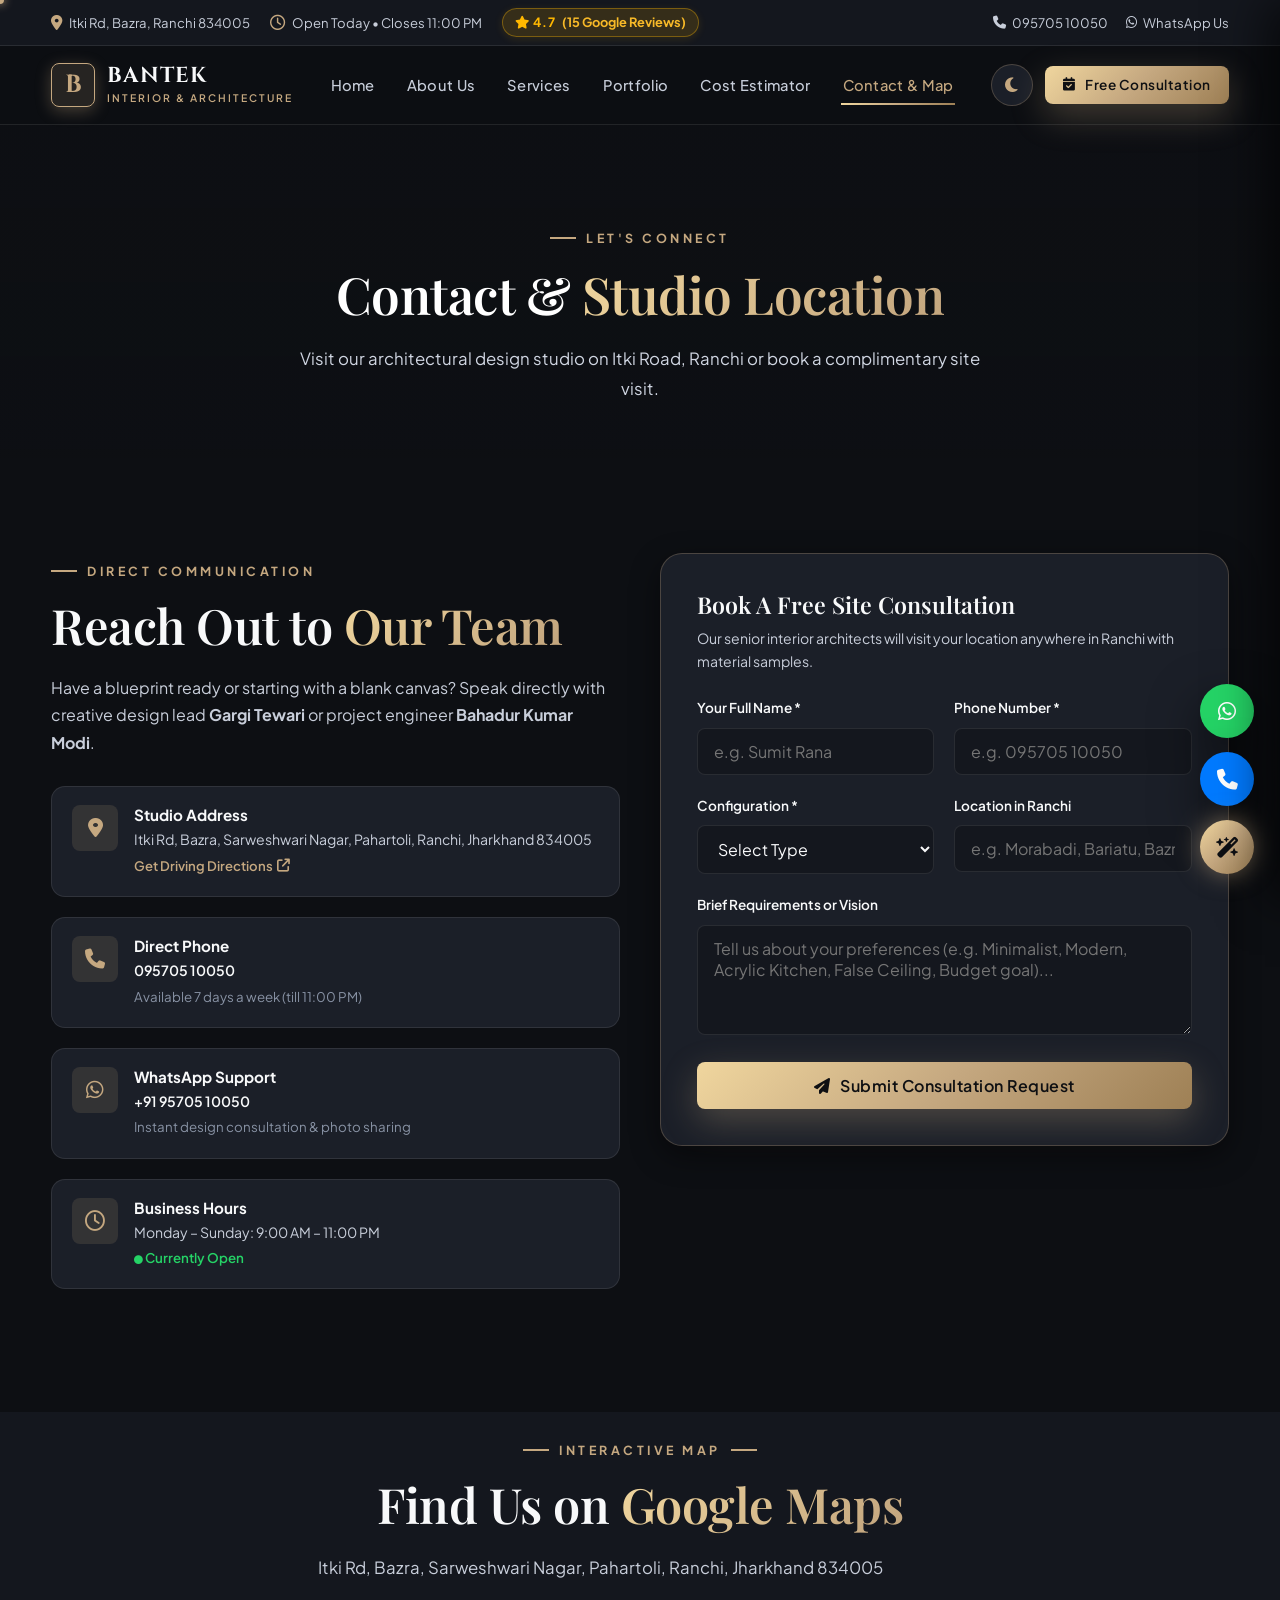
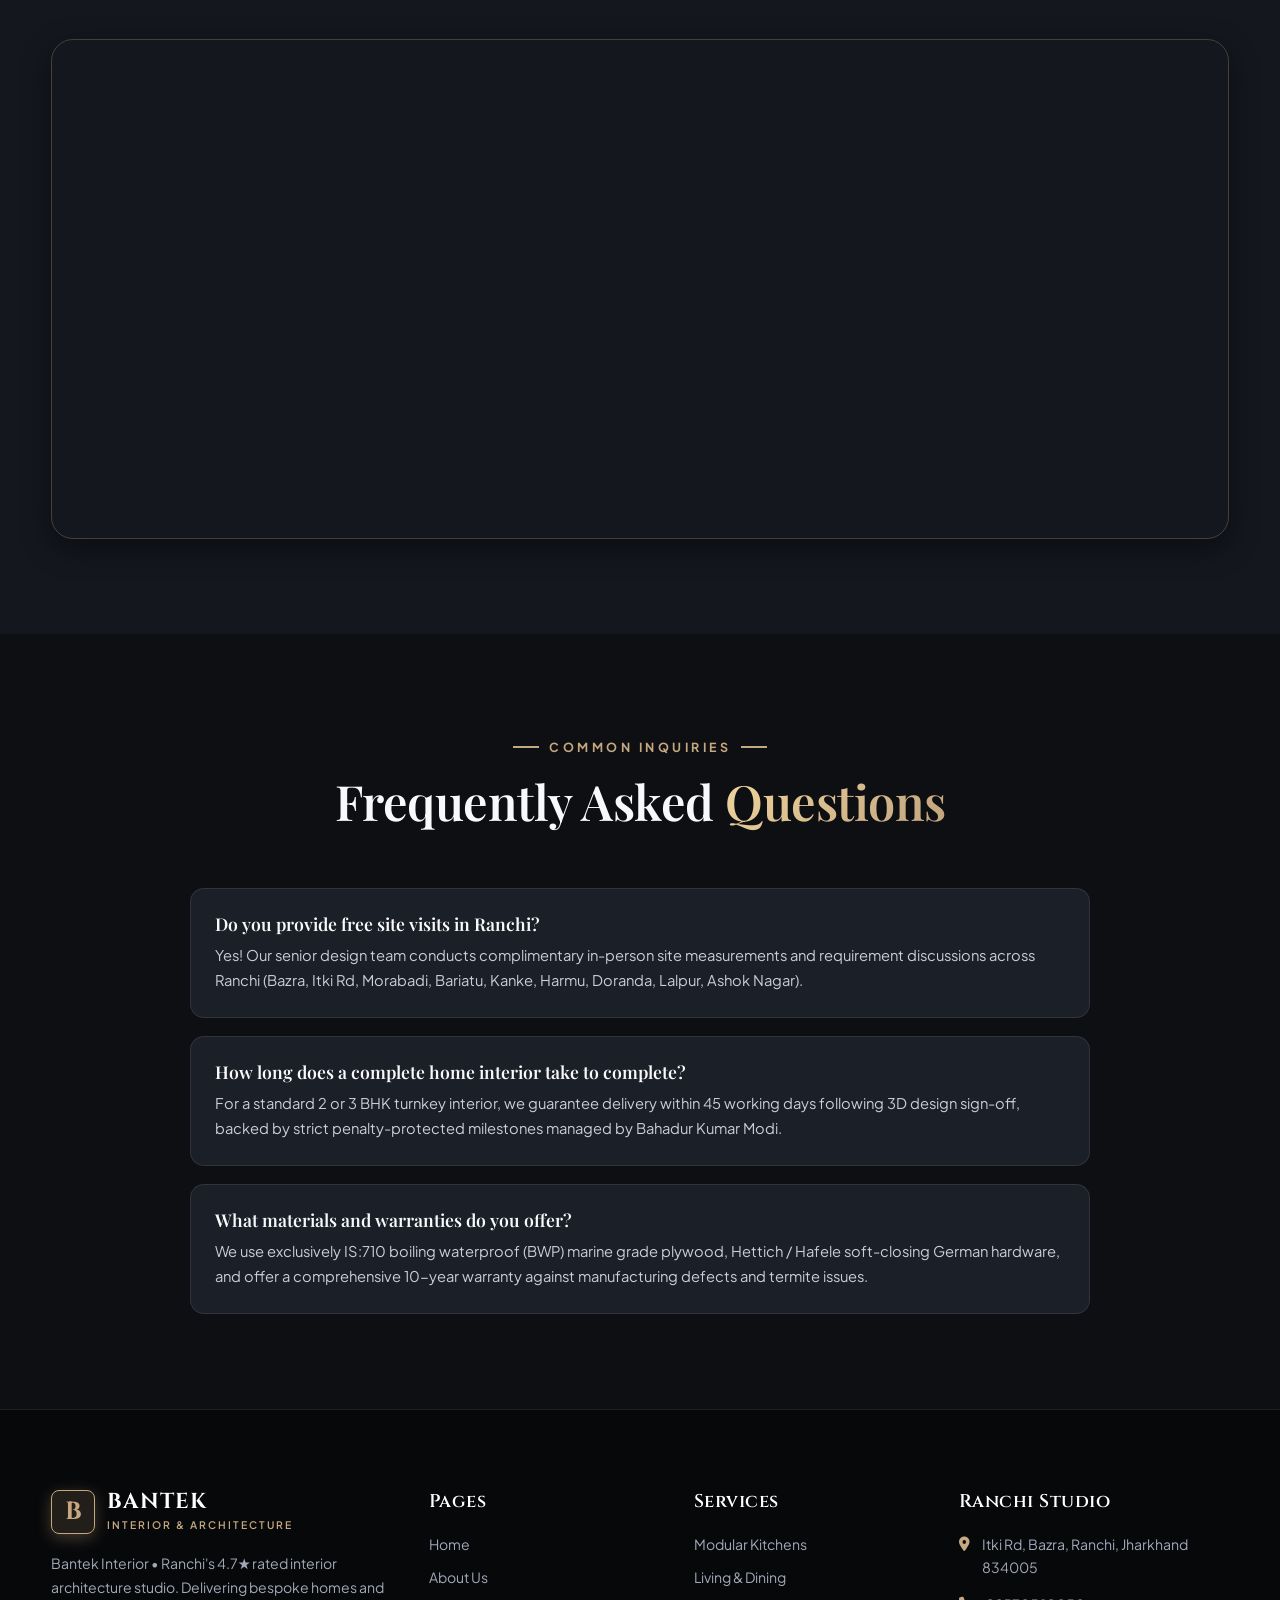
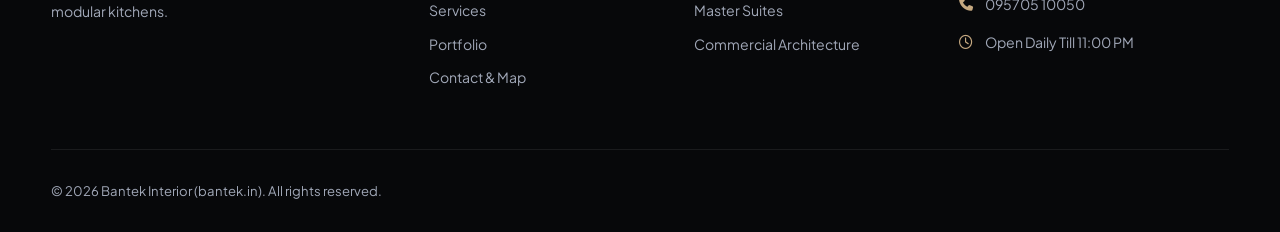
<file: contact.html>
<!DOCTYPE html>
<html lang="en">
<head>
  <meta charset="UTF-8">
  <meta name="viewport" content="width=device-width, initial-scale=1.0">
  <title>Contact & Location | Bantek Interior - Luxury Architecture Ranchi</title>
  <meta name="description" content="Get in touch with Bantek Interior Ranchi. Located at Itki Rd, Bazra, Sarweshwari Nagar, Ranchi 834005. Call 095705 10050 or chat on WhatsApp.">
  <link rel="stylesheet" href="https://cdnjs.cloudflare.com/ajax/libs/font-awesome/6.5.1/css/all.min.css">
  <link rel="stylesheet" href="css/style.css">
  <link rel="stylesheet" href="css/responsive.css">
</head>
<body>

  <!-- Top Announcement Bar -->
  <div class="top-bar">
    <div class="container top-bar-inner">
      <div class="top-info-left">
        <span class="top-info-item"><i class="fa-solid fa-location-dot"></i> Itki Rd, Bazra, Ranchi 834005</span>
        <span class="top-info-item"><i class="fa-regular fa-clock"></i> Open Today &bull; Closes 11:00 PM</span>
        <div class="google-rating-pill">
          <span class="stars"><i class="fa-solid fa-star"></i> 4.7</span>
          <span>(15 Google Reviews)</span>
        </div>
      </div>
      <div class="top-info-right">
        <a href="tel:09570510050" class="top-link"><i class="fa-solid fa-phone"></i> 095705 10050</a>
        <a href="https://wa.me/919570510050" target="_blank" class="top-link"><i class="fa-brands fa-whatsapp"></i> WhatsApp Us</a>
      </div>
    </div>
  </div>

  <!-- Main Header -->
  <header class="site-header">
    <div class="container nav-container">
      <a href="index.html" class="brand-logo">
        <div class="brand-symbol"><span>B</span></div>
        <div class="brand-text">
          <span class="brand-name">BANTEK</span>
          <span class="brand-sub">Interior & Architecture</span>
        </div>
      </a>

      <nav class="nav-menu">
        <a href="index.html" class="nav-link">Home</a>
        <a href="about.html" class="nav-link">About Us</a>
        <a href="services.html" class="nav-link">Services</a>
        <a href="portfolio.html" class="nav-link">Portfolio</a>
        <a href="index.html#cost-estimator" class="nav-link">Cost Estimator</a>
        <a href="contact.html" class="nav-link active">Contact & Map</a>
      </nav>

      <div class="nav-actions">
        <button type="button" class="theme-toggle-btn" title="Switch Theme (Dark/Light)" aria-label="Toggle Theme">
          <i class="fa-solid fa-sun sun-icon"></i>
          <i class="fa-solid fa-moon moon-icon"></i>
        </button>
        <a href="https://wa.me/919570510050?text=Hello%20Bantek%20Interior,%20I%20would%20like%20to%20schedule%20a%20visit." target="_blank" class="btn btn-primary btn-sm">
          <i class="fa-solid fa-calendar-check"></i> Free Consultation
        </a>
        <button type="button" class="mobile-nav-toggle" id="mobileNavToggle" aria-label="Open Navigation Menu">
          <span class="hamburger-box">
            <span class="hamburger-line"></span>
            <span class="hamburger-line"></span>
            <span class="hamburger-line"></span>
          </span>
          <span class="toggle-label">MENU</span>
        </button>
      </div>
    </div>
  </header>

  <!-- Dedicated Mobile Navigation Drawer -->
  <div class="mobile-drawer-overlay" id="mobileDrawerOverlay"></div>
  <div class="mobile-drawer-panel" id="mobileDrawerPanel">
    <div class="drawer-header">
      <div class="brand-logo">
        <div class="brand-symbol"><span>B</span></div>
        <div class="brand-text">
          <span class="brand-name">BANTEK</span>
          <span class="brand-sub">Interior & Architecture</span>
        </div>
      </div>
      <button type="button" class="drawer-close-btn" id="drawerCloseBtn" aria-label="Close Menu">
        <i class="fa-solid fa-xmark"></i>
      </button>
    </div>
    <div class="drawer-body">
      <a href="index.html" class="drawer-nav-link"><i class="fa-solid fa-house"></i> Home</a>
      <a href="about.html" class="drawer-nav-link"><i class="fa-solid fa-gem"></i> About Us</a>
      <a href="services.html" class="drawer-nav-link"><i class="fa-solid fa-compass-drafting"></i> Services & Kitchens</a>
      <a href="portfolio.html" class="drawer-nav-link"><i class="fa-solid fa-images"></i> Design Portfolio</a>
      <a href="index.html#cost-estimator" class="drawer-nav-link"><i class="fa-solid fa-calculator"></i> Cost Estimator</a>
      <a href="contact.html" class="drawer-nav-link active"><i class="fa-solid fa-map-location-dot"></i> Contact & Map</a>

      <div class="drawer-actions">
        <a href="https://wa.me/919570510050?text=Hello%20Bantek%20Interior,%20I%20would%20like%20to%20book%20a%20free%20design%20consultation." target="_blank" class="btn btn-whatsapp" style="width: 100%;">
          <i class="fa-brands fa-whatsapp"></i> WhatsApp Consultation
        </a>
        <a href="tel:09570510050" class="btn btn-call" style="width: 100%;">
          <i class="fa-solid fa-phone"></i> Call 095705 10050
        </a>
      </div>
    </div>
    <div class="drawer-footer">
      <div><i class="fa-solid fa-location-dot" style="color: var(--accent-gold);"></i> Itki Rd, Bazra, Ranchi 834005</div>
      <div style="margin-top: 4px;"><i class="fa-regular fa-clock" style="color: #25D366;"></i> Open Daily Till 11:00 PM</div>
    </div>
  </div>

  <!-- Hero Banner -->
  <section style="background: linear-gradient(rgba(13,15,19,0.85), rgba(13,15,19,0.92)), url('https://images.unsplash.com/photo-1618221195710-dd6b41faaea6?auto=format&fit=crop&w=1920&q=80') center/cover no-repeat; padding: 95px 0 55px 0; text-align: center;">
    <div class="container">
      <span class="section-tag" style="color: var(--accent-gold);">Let's Connect</span>
      <h1 class="section-title" style="color: #fff; font-size: clamp(2.4rem, 4vw, 3.6rem);">Contact & <span class="gold-text">Studio Location</span></h1>
      <p class="section-subtitle" style="margin: 0 auto; color: #d0d6e2;">
        Visit our architectural design studio on Itki Road, Ranchi or book a complimentary site visit.
      </p>
    </div>
  </section>

  <!-- Contact Details & Interactive Form -->
  <section class="section-padding" style="background-color: var(--bg-primary);">
    <div class="container">
      <div class="contact-grid">
        <!-- Left: Studio Details & Quick Actions -->
        <div>
          <span class="section-tag">Direct Communication</span>
          <h2 class="section-title">Reach Out to <span class="gold-text">Our Team</span></h2>
          <p style="color: var(--text-secondary); margin-bottom: 30px; line-height: 1.7;">
            Have a blueprint ready or starting with a blank canvas? Speak directly with creative design lead <strong>Gargi Tewari</strong> or project engineer <strong>Bahadur Kumar Modi</strong>.
          </p>

          <div class="info-cards-list">
            <div class="info-card-item">
              <div class="info-icon"><i class="fa-solid fa-location-dot"></i></div>
              <div class="info-content">
                <h4>Studio Address</h4>
                <p>Itki Rd, Bazra, Sarweshwari Nagar, Pahartoli, Ranchi, Jharkhand 834005</p>
                <a href="https://maps.google.com/?q=Itki+Rd,+Bazra,+Ranchi,+Jharkhand+834005" target="_blank" style="color: var(--accent-gold); font-size: 0.82rem; font-weight: 600; display: inline-flex; align-items: center; gap: 4px; margin-top: 4px;">
                  Get Driving Directions <i class="fa-solid fa-arrow-up-right-from-square"></i>
                </a>
              </div>
            </div>

            <div class="info-card-item">
              <div class="info-icon"><i class="fa-solid fa-phone"></i></div>
              <div class="info-content">
                <h4>Direct Phone</h4>
                <p><a href="tel:09570510050" style="font-weight: 600; color: var(--text-primary);">095705 10050</a></p>
                <small style="color: var(--text-muted);">Available 7 days a week (till 11:00 PM)</small>
              </div>
            </div>

            <div class="info-card-item">
              <div class="info-icon"><i class="fa-brands fa-whatsapp"></i></div>
              <div class="info-content">
                <h4>WhatsApp Support</h4>
                <p><a href="https://wa.me/919570510050" target="_blank" style="color: var(--text-primary); font-weight: 600;">+91 95705 10050</a></p>
                <small style="color: var(--text-muted);">Instant design consultation & photo sharing</small>
              </div>
            </div>

            <div class="info-card-item">
              <div class="info-icon"><i class="fa-regular fa-clock"></i></div>
              <div class="info-content">
                <h4>Business Hours</h4>
                <p>Monday – Sunday: 9:00 AM – 11:00 PM</p>
                <small style="color: #25D366; font-weight: 600;"><i class="fa-solid fa-circle" style="font-size: 0.55rem;"></i> Currently Open</small>
              </div>
            </div>
          </div>
        </div>

        <!-- Right: Interactive Consultation Booking Form -->
        <div>
          <div class="luxury-form">
            <h3 style="font-size: 1.45rem; margin-bottom: 8px;">Book A Free Site Consultation</h3>
            <p style="color: var(--text-secondary); font-size: 0.88rem; margin-bottom: 24px;">
              Our senior interior architects will visit your location anywhere in Ranchi with material samples.
            </p>

            <form id="contactInquiryForm" onsubmit="handleContactSubmit(event)">
              <div class="form-row">
                <div class="form-group">
                  <label for="clientName">Your Full Name *</label>
                  <input type="text" id="clientName" class="form-control" placeholder="e.g. Sumit Rana" required>
                </div>
                <div class="form-group">
                  <label for="clientPhone">Phone Number *</label>
                  <input type="tel" id="clientPhone" class="form-control" placeholder="e.g. 095705 10050" required>
                </div>
              </div>

              <div class="form-row">
                <div class="form-group">
                  <label for="propertyType">Configuration *</label>
                  <select id="propertyType" class="form-control" required>
                    <option value="" disabled selected>Select Type</option>
                    <option value="1 BHK Apartment">1 BHK Apartment</option>
                    <option value="2 BHK Apartment">2 BHK Apartment</option>
                    <option value="3 BHK Luxury Flat">3 BHK Luxury Flat</option>
                    <option value="4 BHK / Duplex Villa">4 BHK / Duplex Villa</option>
                    <option value="Modular Kitchen Only">Modular Kitchen Only</option>
                    <option value="Commercial Office">Commercial Office / Clinic</option>
                  </select>
                </div>
                <div class="form-group">
                  <label for="siteLocation">Location in Ranchi</label>
                  <input type="text" id="siteLocation" class="form-control" placeholder="e.g. Morabadi, Bariatu, Bazra">
                </div>
              </div>

              <div class="form-group">
                <label for="projectNotes">Brief Requirements or Vision</label>
                <textarea id="projectNotes" class="form-control" rows="4" placeholder="Tell us about your preferences (e.g. Minimalist, Modern, Acrylic Kitchen, False Ceiling, Budget goal)..."></textarea>
              </div>

              <button type="submit" class="btn btn-primary" style="width: 100%; font-size: 1rem;">
                <i class="fa-solid fa-paper-plane"></i> Submit Consultation Request
              </button>

              <div id="formSuccessMessage" style="display: none; margin-top: 16px; padding: 14px; background: rgba(37, 211, 102, 0.15); border: 1px solid #25D366; border-radius: var(--radius-sm); color: #25D366; font-size: 0.9rem; text-align: center;">
                <i class="fa-solid fa-circle-check"></i> Thank you! Your request has been received. You can also send this instantly to our WhatsApp team below!
                <div style="margin-top: 10px;">
                  <a id="waDirectSubmitBtn" href="#" target="_blank" class="btn btn-whatsapp btn-sm">
                    <i class="fa-brands fa-whatsapp"></i> Click to Send on WhatsApp
                  </a>
                </div>
              </div>
            </form>
          </div>
        </div>
      </div>
    </div>
  </section>

  <!-- Google Maps Interactive Embed -->
  <section class="section-padding" style="background-color: var(--bg-secondary); padding-top: 20px;">
    <div class="container">
      <div class="section-header-center">
        <span class="section-tag">Interactive Map</span>
        <h2 class="section-title">Find Us on <span class="gold-text">Google Maps</span></h2>
        <p class="section-subtitle">
          Itki Rd, Bazra, Sarweshwari Nagar, Pahartoli, Ranchi, Jharkhand 834005
        </p>
      </div>

      <div class="map-wrapper" style="height: 500px;">
        <iframe 
          src="https://www.google.com/maps/embed?pb=!1m18!1m12!1m3!1d14652.885627702844!2d85.25301889999999!3d23.3621415!2m3!1f0!2f0!3f0!3m2!1i1024!2i768!4f13.1!3m3!1m2!1s0x39f4e0477e774aa7%3A0x28eb2763321db85!2sBazra%2C%20Ranchi%2C%20Jharkhand%20834005!5e0!3m2!1sen!2sin!4v1710000000000!5m2!1sen!2sin" 
          title="Bantek Interior Ranchi Location Map" 
          allowfullscreen="" 
          loading="lazy" 
          referrerpolicy="no-referrer-when-downgrade">
        </iframe>
      </div>
    </div>
  </section>

  <!-- FAQs for Ranchi Homeowners -->
  <section class="section-padding" style="background-color: var(--bg-primary);">
    <div class="container" style="max-width: 900px;">
      <div class="section-header-center">
        <span class="section-tag">Common Inquiries</span>
        <h2 class="section-title">Frequently Asked <span class="gold-text">Questions</span></h2>
      </div>

      <div style="display: flex; flex-direction: column; gap: 18px;">
        <div style="background: var(--bg-surface); border: 1px solid var(--border-subtle); padding: 24px; border-radius: var(--radius-md);">
          <h4 style="font-size: 1.1rem; color: var(--text-primary); margin-bottom: 8px;">Do you provide free site visits in Ranchi?</h4>
          <p style="color: var(--text-secondary); font-size: 0.92rem; line-height: 1.7;">
            Yes! Our senior design team conducts complimentary in-person site measurements and requirement discussions across Ranchi (Bazra, Itki Rd, Morabadi, Bariatu, Kanke, Harmu, Doranda, Lalpur, Ashok Nagar).
          </p>
        </div>

        <div style="background: var(--bg-surface); border: 1px solid var(--border-subtle); padding: 24px; border-radius: var(--radius-md);">
          <h4 style="font-size: 1.1rem; color: var(--text-primary); margin-bottom: 8px;">How long does a complete home interior take to complete?</h4>
          <p style="color: var(--text-secondary); font-size: 0.92rem; line-height: 1.7;">
            For a standard 2 or 3 BHK turnkey interior, we guarantee delivery within 45 working days following 3D design sign-off, backed by strict penalty-protected milestones managed by Bahadur Kumar Modi.
          </p>
        </div>

        <div style="background: var(--bg-surface); border: 1px solid var(--border-subtle); padding: 24px; border-radius: var(--radius-md);">
          <h4 style="font-size: 1.1rem; color: var(--text-primary); margin-bottom: 8px;">What materials and warranties do you offer?</h4>
          <p style="color: var(--text-secondary); font-size: 0.92rem; line-height: 1.7;">
            We use exclusively IS:710 boiling waterproof (BWP) marine grade plywood, Hettich / Hafele soft-closing German hardware, and offer a comprehensive 10-year warranty against manufacturing defects and termite issues.
          </p>
        </div>
      </div>
    </div>
  </section>

  <!-- Footer -->
  <footer class="site-footer">
    <div class="container">
      <div class="footer-grid">
        <div class="footer-col">
          <div class="brand-logo" style="margin-bottom: 18px;">
            <div class="brand-symbol"><span>B</span></div>
            <div class="brand-text">
              <span class="brand-name" style="color: #fff;">BANTEK</span>
              <span class="brand-sub">Interior & Architecture</span>
            </div>
          </div>
          <p>Bantek Interior &bull; Ranchi's 4.7★ rated interior architecture studio. Delivering bespoke homes and modular kitchens.</p>
        </div>
        <div class="footer-col">
          <h4>Pages</h4>
          <div class="footer-links">
            <a href="index.html">Home</a>
            <a href="about.html">About Us</a>
            <a href="services.html">Services</a>
            <a href="portfolio.html">Portfolio</a>
            <a href="contact.html">Contact & Map</a>
          </div>
        </div>
        <div class="footer-col">
          <h4>Services</h4>
          <div class="footer-links">
            <a href="services.html#kitchens">Modular Kitchens</a>
            <a href="services.html#living">Living & Dining</a>
            <a href="services.html#bedroom">Master Suites</a>
            <a href="services.html#commercial">Commercial Architecture</a>
          </div>
        </div>
        <div class="footer-col">
          <h4>Ranchi Studio</h4>
          <div class="footer-contact-item">
            <i class="fa-solid fa-location-dot"></i>
            <span>Itki Rd, Bazra, Ranchi, Jharkhand 834005</span>
          </div>
          <div class="footer-contact-item">
            <i class="fa-solid fa-phone"></i>
            <a href="tel:09570510050">095705 10050</a>
          </div>
          <div class="footer-contact-item">
            <i class="fa-regular fa-clock"></i>
            <span>Open Daily Till 11:00 PM</span>
          </div>
        </div>
      </div>
      <div class="footer-bottom">
        <div>&copy; 2026 Bantek Interior (bantek.in). All rights reserved.</div>
      </div>
    </div>
  </footer>

  <!-- Floating Actions Hub -->
  <div class="floating-actions">
    <a href="https://wa.me/919570510050" target="_blank" class="floating-btn whatsapp-btn" aria-label="WhatsApp"><i class="fa-brands fa-whatsapp"></i></a>
    <a href="tel:09570510050" class="floating-btn call-btn" aria-label="Call"><i class="fa-solid fa-phone"></i></a>
    <button type="button" class="floating-btn chatbot-trigger" id="chatbotTrigger" aria-label="AI Chatbot"><i class="fa-solid fa-wand-magic-sparkles"></i></button>
  </div>

  <!-- AI Chatbot Window -->
  <div class="chatbot-window" id="chatbotWindow">
    <div class="chat-header">
      <div class="chat-header-info">
        <div class="chat-avatar"><i class="fa-solid fa-robot"></i></div>
        <div>
          <h4 style="font-size: 0.95rem; font-family: var(--font-sans); color: var(--text-primary); font-weight: 700;">Bantek AI Concierge</h4>
          <span class="chat-status">Online &bull; Ranchi Interior AI</span>
        </div>
      </div>
      <div class="chat-close-btn" id="chatCloseBtn"><i class="fa-solid fa-xmark"></i></div>
    </div>
    <div class="chat-body" id="chatMessages"></div>
    <div class="chat-footer">
      <input type="text" id="chatInput" class="chat-input" placeholder="Ask about styles, pricing, kitchen...">
      <button type="button" class="chat-send-btn" id="chatSendBtn"><i class="fa-solid fa-paper-plane"></i></button>
    </div>
  </div>

  <script src="js/main.js"></script>
  <script src="js/chatbot.js"></script>
  <script>
    function handleContactSubmit(e) {
      e.preventDefault();
      const name = document.getElementById('clientName').value;
      const phone = document.getElementById('clientPhone').value;
      const propType = document.getElementById('propertyType').value;
      const location = document.getElementById('siteLocation').value || 'Ranchi';
      const notes = document.getElementById('projectNotes').value || 'Free site consultation request';

      const waMsg = `Hello Bantek Interior, my name is ${name} (${phone}). I would like to book a design consultation for my ${propType} in ${location}. Details: ${notes}`;
      const waUrl = `https://wa.me/919570510050?text=${encodeURIComponent(waMsg)}`;

      const successBox = document.getElementById('formSuccessMessage');
      const waDirectBtn = document.getElementById('waDirectSubmitBtn');
      if (successBox && waDirectBtn) {
        waDirectBtn.href = waUrl;
        successBox.style.display = 'block';
      }
    }
  </script>
</body>
</html>
</file>
<file: css/style.css>
/* ==========================================================================
   BANTEK INTERIOR - ULTRA-LUXURY ARCHITECTURAL DESIGN SYSTEM
   Cinematic Animations, Parallax & Interactive Micro-Interactions
   Ranchi, Jharkhand | 4.7★ Google Verified
   ========================================================================== */

@import url('https://fonts.googleapis.com/css2?family=Cinzel:wght@400;500;600;700;800&family=Playfair+Display:ital,wght@0,400;0,600;0,700;1,400&family=Plus+Jakarta+Sans:wght@300;400;500;600;700&display=swap');

/* --- CSS Variables / Color Themes --- */
:root {
  /* Dark Luxury (Default Theme) */
  --bg-primary: #0d0f13;
  --bg-secondary: #14171e;
  --bg-surface: #1b1f28;
  --bg-surface-elevated: #232834;
  --bg-glass: rgba(13, 15, 19, 0.90);
  --bg-glass-card: rgba(27, 31, 40, 0.80);

  --text-primary: #f8f9fa;
  --text-secondary: #c8ceda;
  --text-muted: #8892a4;
  --text-inverse: #0d0f13;

  --accent-gold: #c5a880;
  --accent-gold-light: #e0be88;
  --accent-gold-dark: #9e8055;
  --accent-gold-glow: rgba(197, 168, 128, 0.32);
  --accent-gold-gradient: linear-gradient(135deg, #f0d69e 0%, #c5a880 50%, #9e8055 100%);
  --accent-gold-subtle: rgba(197, 168, 128, 0.14);

  --border-color: rgba(197, 168, 128, 0.28);
  --border-subtle: rgba(255, 255, 255, 0.09);

  --shadow-sm: 0 4px 14px rgba(0, 0, 0, 0.35);
  --shadow-md: 0 10px 30px rgba(0, 0, 0, 0.45);
  --shadow-lg: 0 20px 50px rgba(0, 0, 0, 0.65);
  --shadow-gold: 0 12px 35px rgba(197, 168, 128, 0.30);
  --shadow-gold-hover: 0 20px 50px rgba(197, 168, 128, 0.45);

  --font-serif: 'Playfair Display', Georgia, serif;
  --font-display: 'Cinzel', 'Playfair Display', serif;
  --font-sans: 'Plus Jakarta Sans', -apple-system, BlinkMacSystemFont, sans-serif;

  --transition-fast: 0.22s cubic-bezier(0.16, 1, 0.3, 1);
  --transition-normal: 0.42s cubic-bezier(0.16, 1, 0.3, 1);
  --transition-slow: 0.75s cubic-bezier(0.16, 1, 0.3, 1);
  --transition-luxury: 0.95s cubic-bezier(0.19, 1, 0.22, 1);

  --radius-sm: 8px;
  --radius-md: 14px;
  --radius-lg: 22px;
  --radius-full: 9999px;
}

/* Light Ivory Elegance Theme */
[data-theme="light"] {
  --bg-primary: #fbf9f5;
  --bg-secondary: #f2ede4;
  --bg-surface: #ffffff;
  --bg-surface-elevated: #f8f5ee;
  --bg-glass: rgba(251, 249, 245, 0.94);
  --bg-glass-card: rgba(255, 255, 255, 0.92);

  --text-primary: #15161a;
  --text-secondary: #484d58;
  --text-muted: #6b7382;
  --text-inverse: #fbf9f5;

  --accent-gold: #aa8652;
  --accent-gold-light: #c59f68;
  --accent-gold-dark: #826335;
  --accent-gold-glow: rgba(170, 134, 82, 0.25);
  --accent-gold-gradient: linear-gradient(135deg, #d3b484 0%, #aa8652 50%, #826335 100%);
  --accent-gold-subtle: rgba(170, 134, 82, 0.12);

  --border-color: rgba(170, 134, 82, 0.28);
  --border-subtle: rgba(0, 0, 0, 0.09);

  --shadow-sm: 0 4px 14px rgba(45, 35, 25, 0.06);
  --shadow-md: 0 10px 30px rgba(45, 35, 25, 0.1);
  --shadow-lg: 0 20px 50px rgba(45, 35, 25, 0.16);
  --shadow-gold: 0 12px 35px rgba(170, 134, 82, 0.22);
  --shadow-gold-hover: 0 20px 50px rgba(170, 134, 82, 0.35);
}

/* --- Base & Reset --- */
*, *::before, *::after {
  margin: 0;
  padding: 0;
  box-sizing: border-box;
  -webkit-tap-highlight-color: transparent;
}

html {
  scroll-behavior: smooth;
  font-size: 16px;
}

body {
  font-family: var(--font-sans);
  background-color: var(--bg-primary);
  color: var(--text-primary);
  line-height: 1.65;
  overflow-x: hidden;
  transition: background-color var(--transition-normal), color var(--transition-normal);
}

img {
  max-width: 100%;
  height: auto;
  display: block;
}

a {
  color: inherit;
  text-decoration: none;
  transition: color var(--transition-fast), transform var(--transition-fast);
}

ul {
  list-style: none;
}

button, input, select, textarea {
  font-family: inherit;
  font-size: inherit;
  border: none;
  outline: none;
  background: none;
}

/* ==========================================================================
   CUSTOM LUXURY CURSOR GLOW (DESKTOP)
   ========================================================================== */
.luxury-cursor-dot {
  position: fixed;
  top: 0;
  left: 0;
  width: 8px;
  height: 8px;
  background: var(--accent-gold);
  border-radius: 50%;
  pointer-events: none;
  z-index: 999999;
  transform: translate(-50%, -50%);
  transition: opacity 0.2s ease, transform 0.1s ease;
  box-shadow: 0 0 10px var(--accent-gold);
}

.luxury-cursor-glow {
  position: fixed;
  top: 0;
  left: 0;
  width: 40px;
  height: 40px;
  border: 1.5px solid var(--accent-gold);
  border-radius: 50%;
  pointer-events: none;
  z-index: 999998;
  transform: translate(-50%, -50%);
  transition: width 0.3s cubic-bezier(0.16, 1, 0.3, 1),
              height 0.3s cubic-bezier(0.16, 1, 0.3, 1),
              background 0.3s ease,
              border-color 0.3s ease;
  background: rgba(197, 168, 128, 0.05);
  backdrop-filter: blur(1px);
}

.luxury-cursor-glow.is-hovering {
  width: 65px;
  height: 65px;
  background: rgba(197, 168, 128, 0.15);
  border-color: var(--accent-gold-light);
  box-shadow: 0 0 20px var(--accent-gold-glow);
}

@media (pointer: coarse) {
  .luxury-cursor-dot,
  .luxury-cursor-glow {
    display: none !important;
  }
}

/* --- Global Utilities & Typography --- */
.container {
  width: 92%;
  max-width: 1240px;
  margin: 0 auto;
}

.container-fluid {
  width: 95%;
  max-width: 1440px;
  margin: 0 auto;
}

h1, h2, h3, h4, h5, h6 {
  font-family: var(--font-serif);
  color: var(--text-primary);
  font-weight: 600;
  line-height: 1.25;
}

.cinzel {
  font-family: var(--font-display);
}

.gold-text {
  background: var(--accent-gold-gradient);
  background-size: 200% auto;
  -webkit-background-clip: text;
  -webkit-text-fill-color: transparent;
  display: inline-block;
  animation: goldShine 5s ease-in-out infinite;
}

@keyframes goldShine {
  0% { background-position: 0% 50%; }
  50% { background-position: 100% 50%; }
  100% { background-position: 0% 50%; }
}

.section-tag {
  display: inline-flex;
  align-items: center;
  gap: 10px;
  text-transform: uppercase;
  font-size: 0.78rem;
  letter-spacing: 3.5px;
  font-weight: 700;
  color: var(--accent-gold);
  margin-bottom: 14px;
  position: relative;
}

.section-tag::before {
  content: '';
  width: 26px;
  height: 2px;
  background: var(--accent-gold);
  display: inline-block;
  transition: width var(--transition-normal);
}

.section-title {
  font-size: clamp(2.1rem, 3.8vw, 3.2rem);
  letter-spacing: -0.5px;
  margin-bottom: 18px;
}

.section-subtitle {
  color: var(--text-secondary);
  font-size: 1.05rem;
  max-width: 680px;
  line-height: 1.75;
}

.text-center {
  text-align: center;
}

.section-header-center {
  text-align: center;
  max-width: 760px;
  margin: 0 auto 56px auto;
}

.section-header-center .section-tag {
  justify-content: center;
}

.section-header-center .section-tag::after {
  content: '';
  width: 26px;
  height: 2px;
  background: var(--accent-gold);
  display: inline-block;
}

.section-padding {
  padding: 95px 0;
}

/* ==========================================================================
   CINEMATIC SCROLL REVEAL ANIMATIONS
   ========================================================================== */
.reveal {
  opacity: 0;
  transform: translateY(35px);
  filter: blur(4px);
  transition: opacity var(--transition-luxury),
              transform var(--transition-luxury),
              filter var(--transition-luxury);
  will-change: opacity, transform, filter;
}

.reveal.is-visible {
  opacity: 1;
  transform: translateY(0);
  filter: blur(0);
}

.reveal-scale {
  opacity: 0;
  transform: scale(0.92);
  filter: blur(4px);
  transition: opacity var(--transition-luxury),
              transform var(--transition-luxury),
              filter var(--transition-luxury);
}

.reveal-scale.is-visible {
  opacity: 1;
  transform: scale(1);
  filter: blur(0);
}

.reveal-left {
  opacity: 0;
  transform: translateX(-40px);
  filter: blur(4px);
  transition: opacity var(--transition-luxury),
              transform var(--transition-luxury),
              filter var(--transition-luxury);
}

.reveal-left.is-visible {
  opacity: 1;
  transform: translateX(0);
  filter: blur(0);
}

.reveal-right {
  opacity: 0;
  transform: translateX(40px);
  filter: blur(4px);
  transition: opacity var(--transition-luxury),
              transform var(--transition-luxury),
              filter var(--transition-luxury);
}

.reveal-right.is-visible {
  opacity: 1;
  transform: translateX(0);
  filter: blur(0);
}

/* Stagger Delays */
.delay-1 { transition-delay: 0.10s; }
.delay-2 { transition-delay: 0.20s; }
.delay-3 { transition-delay: 0.30s; }
.delay-4 { transition-delay: 0.40s; }
.delay-5 { transition-delay: 0.50s; }
.delay-6 { transition-delay: 0.60s; }

/* Subtle Luxury Floating Animation */
@keyframes luxuryFloat {
  0%, 100% {
    transform: translateY(0) rotate(0deg);
  }
  50% {
    transform: translateY(-8px) rotate(0.4deg);
  }
}

@keyframes pulseGlow {
  0%, 100% {
    box-shadow: 0 0 0 0 var(--accent-gold-glow);
  }
  50% {
    box-shadow: 0 0 24px 6px var(--accent-gold-glow);
  }
}

/* --- Buttons & Luminous Hover Effects --- */
.btn {
  display: inline-flex;
  align-items: center;
  justify-content: center;
  gap: 10px;
  padding: 13px 28px;
  font-size: 0.95rem;
  font-weight: 600;
  letter-spacing: 0.5px;
  border-radius: var(--radius-sm);
  cursor: pointer;
  transition: all var(--transition-normal);
  text-decoration: none;
  white-space: nowrap;
  position: relative;
  overflow: hidden;
  z-index: 1;
}

.btn::after {
  content: '';
  position: absolute;
  top: -50%;
  left: -50%;
  width: 200%;
  height: 200%;
  background: linear-gradient(60deg, transparent, rgba(255, 255, 255, 0.28), transparent);
  transform: rotate(30deg) translateX(-130%);
  transition: transform 0.75s ease;
  z-index: 2;
  pointer-events: none;
}

.btn:hover::after {
  transform: rotate(30deg) translateX(130%);
}

.btn:active {
  transform: scale(0.97);
}

.btn-primary {
  background: var(--accent-gold-gradient);
  color: #0f1013 !important;
  box-shadow: var(--shadow-gold);
}

.btn-primary:hover {
  transform: translateY(-3px);
  box-shadow: var(--shadow-gold-hover);
}

.btn-outline {
  border: 1px solid var(--border-color);
  color: var(--text-primary);
  background: rgba(255, 255, 255, 0.03);
  backdrop-filter: blur(8px);
}

.btn-outline:hover {
  border-color: var(--accent-gold);
  color: var(--accent-gold);
  background: var(--accent-gold-subtle);
  transform: translateY(-3px);
  box-shadow: var(--shadow-sm);
}

.btn-whatsapp {
  background: #25D366;
  color: #ffffff !important;
  box-shadow: 0 6px 20px rgba(37, 211, 102, 0.35);
}

.btn-whatsapp:hover {
  background: #20ba59;
  transform: translateY(-3px);
  box-shadow: 0 12px 30px rgba(37, 211, 102, 0.5);
}

.btn-call {
  background: #007aff;
  color: #ffffff !important;
  box-shadow: 0 6px 20px rgba(0, 122, 255, 0.32);
}

.btn-call:hover {
  background: #0066d6;
  transform: translateY(-3px);
  box-shadow: 0 12px 30px rgba(0, 122, 255, 0.45);
}

.btn-sm {
  padding: 8px 18px;
  font-size: 0.85rem;
}

/* --- Top Info Bar --- */
.top-bar {
  background-color: var(--bg-secondary);
  border-bottom: 1px solid var(--border-subtle);
  font-size: 0.82rem;
  color: var(--text-secondary);
  padding: 8px 0;
  position: relative;
  z-index: 102;
}

.top-bar-inner {
  display: flex;
  justify-content: space-between;
  align-items: center;
  flex-wrap: wrap;
  gap: 12px;
}

.top-info-left {
  display: flex;
  align-items: center;
  gap: 20px;
  flex-wrap: wrap;
}

.top-info-item {
  display: inline-flex;
  align-items: center;
  gap: 7px;
}

.top-info-item i {
  color: var(--accent-gold);
  font-size: 0.95rem;
}

.google-rating-pill {
  display: inline-flex;
  align-items: center;
  gap: 6px;
  background: rgba(255, 184, 0, 0.14);
  border: 1px solid rgba(255, 184, 0, 0.35);
  padding: 3px 12px;
  border-radius: var(--radius-full);
  color: #f7b928;
  font-weight: 700;
  font-size: 0.8rem;
  box-shadow: 0 2px 8px rgba(255, 184, 0, 0.12);
  transition: transform var(--transition-fast);
}

.google-rating-pill:hover {
  transform: scale(1.04);
}

.google-rating-pill .stars {
  color: #ffb800;
  letter-spacing: 1px;
}

.top-info-right {
  display: flex;
  align-items: center;
  gap: 18px;
}

.top-link {
  display: inline-flex;
  align-items: center;
  gap: 6px;
  transition: color var(--transition-fast), transform var(--transition-fast);
}

.top-link:hover {
  color: var(--accent-gold);
  transform: translateY(-1px);
}

/* --- Navigation Header --- */
.site-header {
  position: sticky;
  top: 0;
  z-index: 1000;
  background: var(--bg-glass);
  backdrop-filter: blur(16px);
  -webkit-backdrop-filter: blur(16px);
  border-bottom: 1px solid var(--border-subtle);
  transition: all var(--transition-normal);
}

.site-header.scrolled {
  box-shadow: var(--shadow-md);
  padding: 2px 0;
  background: var(--bg-surface);
}

.nav-container {
  display: flex;
  align-items: center;
  justify-content: space-between;
  height: 78px;
}

.brand-logo {
  display: flex;
  align-items: center;
  gap: 12px;
}

.brand-symbol {
  width: 44px;
  height: 44px;
  border: 1.5px solid var(--accent-gold);
  border-radius: 8px;
  display: flex;
  align-items: center;
  justify-content: center;
  position: relative;
  background: var(--accent-gold-subtle);
  box-shadow: 0 4px 16px var(--accent-gold-glow);
  transition: transform var(--transition-normal), box-shadow var(--transition-normal);
  flex-shrink: 0;
}

.brand-logo:hover .brand-symbol {
  transform: scale(1.08) rotate(-2deg);
  box-shadow: 0 8px 25px var(--accent-gold-glow);
}

.brand-symbol span {
  font-family: var(--font-display);
  font-size: 1.55rem;
  font-weight: 700;
  color: var(--accent-gold);
  line-height: 1;
}

.brand-text {
  display: flex;
  flex-direction: column;
}

.brand-name {
  font-family: var(--font-display);
  font-size: 1.35rem;
  font-weight: 700;
  letter-spacing: 1.2px;
  color: var(--text-primary);
  line-height: 1.1;
}

.brand-sub {
  font-size: 0.65rem;
  letter-spacing: 2px;
  text-transform: uppercase;
  color: var(--accent-gold);
  font-weight: 600;
  margin-top: 2px;
}

.nav-menu {
  display: flex;
  align-items: center;
  gap: 28px;
}

.nav-link {
  font-size: 0.92rem;
  font-weight: 500;
  color: var(--text-secondary);
  position: relative;
  padding: 8px 2px;
  letter-spacing: 0.3px;
  transition: color var(--transition-fast);
}

.nav-link::after {
  content: '';
  position: absolute;
  bottom: 0;
  left: 0;
  width: 0;
  height: 2px;
  background: var(--accent-gold-gradient);
  transition: width var(--transition-normal);
}

.nav-link:hover, .nav-link.active {
  color: var(--accent-gold);
}

.nav-link:hover::after, .nav-link.active::after {
  width: 100%;
}

.nav-actions {
  display: flex;
  align-items: center;
  gap: 12px;
}

/* Theme Toggle Button */
.theme-toggle-btn {
  width: 42px;
  height: 42px;
  border-radius: var(--radius-full);
  border: 1px solid var(--border-color);
  background: var(--bg-surface);
  color: var(--accent-gold);
  display: flex;
  align-items: center;
  justify-content: center;
  cursor: pointer;
  transition: all var(--transition-fast);
  font-size: 1.05rem;
  flex-shrink: 0;
}

.theme-toggle-btn:hover {
  transform: rotate(25deg);
  background: var(--accent-gold-subtle);
  border-color: var(--accent-gold);
  box-shadow: 0 0 14px var(--accent-gold-glow);
}

.theme-toggle-btn .sun-icon {
  display: none;
}

[data-theme="light"] .theme-toggle-btn .moon-icon {
  display: none;
}

[data-theme="light"] .theme-toggle-btn .sun-icon {
  display: block;
}

/* Dedicated Luxury Mobile Menu Toggle Button */
.mobile-nav-toggle {
  display: none;
  align-items: center;
  gap: 8px;
  background: var(--bg-surface);
  border: 1px solid var(--border-color);
  padding: 7px 14px;
  border-radius: var(--radius-full);
  color: var(--accent-gold);
  cursor: pointer;
  box-shadow: var(--shadow-sm);
  transition: all var(--transition-fast);
  z-index: 1002;
}

.mobile-nav-toggle:active {
  transform: scale(0.96);
  background: var(--accent-gold-subtle);
}

.hamburger-box {
  width: 20px;
  height: 14px;
  display: flex;
  flex-direction: column;
  justify-content: space-between;
}

.hamburger-line {
  display: block;
  width: 100%;
  height: 2px;
  background: var(--accent-gold);
  border-radius: 2px;
  transition: all 0.3s cubic-bezier(0.16, 1, 0.3, 1);
}

.mobile-nav-toggle.is-active .hamburger-line:nth-child(1) {
  transform: translateY(6px) rotate(45deg);
}

.mobile-nav-toggle.is-active .hamburger-line:nth-child(2) {
  opacity: 0;
}

.mobile-nav-toggle.is-active .hamburger-line:nth-child(3) {
  transform: translateY(-6px) rotate(-45deg);
}

.toggle-label {
  font-size: 0.76rem;
  font-weight: 700;
  letter-spacing: 1px;
  color: var(--text-primary);
}

/* ==========================================================================
   DEDICATED FULLSCREEN MOBILE MENU DRAWER (ROOT-LEVEL SAFE)
   ========================================================================== */
.mobile-drawer-overlay {
  display: none;
  position: fixed;
  inset: 0;
  background: rgba(0, 0, 0, 0.78);
  backdrop-filter: blur(8px);
  -webkit-backdrop-filter: blur(8px);
  z-index: 99998;
  opacity: 0;
  transition: opacity 0.35s ease;
}

.mobile-drawer-overlay.active {
  display: block;
  opacity: 1;
}

.mobile-drawer-panel {
  position: fixed;
  top: 0;
  right: 0;
  width: 320px;
  max-width: 86vw;
  height: 100%;
  height: 100vh;
  height: 100dvh;
  background: var(--bg-surface-elevated);
  border-left: 1px solid var(--border-color);
  box-shadow: -15px 0 45px rgba(0, 0, 0, 0.6);
  z-index: 99999;
  display: flex;
  flex-direction: column;
  transform: translateX(100%);
  transition: transform 0.4s cubic-bezier(0.16, 1, 0.3, 1);
  overflow-y: auto;
  -webkit-overflow-scrolling: touch;
}

.mobile-drawer-panel.active {
  transform: translateX(0);
}

.drawer-header {
  padding: 20px 22px;
  display: flex;
  align-items: center;
  justify-content: space-between;
  border-bottom: 1px solid var(--border-subtle);
  background: var(--bg-secondary);
}

.drawer-close-btn {
  width: 40px;
  height: 40px;
  border-radius: 50%;
  border: 1px solid var(--border-color);
  background: var(--bg-surface);
  color: var(--accent-gold);
  display: flex;
  align-items: center;
  justify-content: center;
  font-size: 1.2rem;
  cursor: pointer;
  transition: all var(--transition-fast);
}

.drawer-close-btn:hover {
  transform: rotate(90deg);
  background: var(--accent-gold);
  color: #0d0f13;
}

.drawer-body {
  padding: 24px 22px;
  display: flex;
  flex-direction: column;
  gap: 8px;
  flex-grow: 1;
}

.drawer-nav-link {
  display: flex;
  align-items: center;
  gap: 14px;
  padding: 14px 16px;
  border-radius: var(--radius-sm);
  color: var(--text-primary);
  font-size: 1.05rem;
  font-weight: 600;
  transition: all var(--transition-fast);
  border: 1px solid transparent;
}

.drawer-nav-link i {
  color: var(--accent-gold);
  width: 22px;
  font-size: 1.1rem;
}

.drawer-nav-link:hover, .drawer-nav-link.active {
  background: var(--accent-gold-subtle);
  border-color: var(--border-color);
  color: var(--accent-gold);
  transform: translateX(4px);
}

.drawer-actions {
  display: flex;
  flex-direction: column;
  gap: 10px;
  margin-top: 18px;
  padding-top: 18px;
  border-top: 1px solid var(--border-subtle);
}

.drawer-footer {
  padding: 20px 22px;
  border-top: 1px solid var(--border-subtle);
  background: var(--bg-secondary);
  font-size: 0.82rem;
  color: var(--text-muted);
}

/* --- Hero Section & Entrance Animations --- */
.hero-section {
  position: relative;
  min-height: 86vh;
  display: flex;
  align-items: center;
  padding: 85px 0;
  background: linear-gradient(135deg, rgba(13, 15, 19, 0.92) 0%, rgba(20, 23, 30, 0.84) 100%),
              url('https://images.unsplash.com/photo-1600210492486-724fe5c67fb0?auto=format&fit=crop&w=1920&q=80') center/cover no-repeat fixed;
  overflow: hidden;
}

[data-theme="light"] .hero-section {
  background: linear-gradient(135deg, rgba(251, 249, 245, 0.93) 0%, rgba(242, 237, 228, 0.88) 100%),
              url('https://images.unsplash.com/photo-1600210492486-724fe5c67fb0?auto=format&fit=crop&w=1920&q=80') center/cover no-repeat fixed;
}

.hero-grid {
  display: grid;
  grid-template-columns: 1.18fr 0.82fr;
  gap: 48px;
  align-items: center;
}

.hero-content {
  position: relative;
  z-index: 2;
}

.badge-trust {
  display: inline-flex;
  align-items: center;
  gap: 10px;
  background: var(--bg-glass-card);
  border: 1px solid var(--border-color);
  padding: 7px 20px;
  border-radius: var(--radius-full);
  margin-bottom: 24px;
  backdrop-filter: blur(10px);
  box-shadow: 0 4px 18px rgba(0, 0, 0, 0.15);
  animation: pulseGlow 4s infinite ease-in-out;
}

.badge-trust .badge-text {
  font-size: 0.85rem;
  color: var(--accent-gold);
  font-weight: 600;
  letter-spacing: 0.6px;
}

.hero-title {
  font-size: clamp(2.4rem, 4.6vw, 4.2rem);
  font-weight: 700;
  line-height: 1.15;
  margin-bottom: 22px;
  letter-spacing: -0.5px;
}

.hero-desc {
  font-size: 1.12rem;
  color: var(--text-secondary);
  line-height: 1.75;
  margin-bottom: 36px;
  max-width: 580px;
}

.hero-btns {
  display: flex;
  align-items: center;
  gap: 16px;
  flex-wrap: wrap;
  margin-bottom: 42px;
}

.hero-stats-row {
  display: grid;
  grid-template-columns: repeat(3, 1fr);
  gap: 20px;
  border-top: 1px solid var(--border-subtle);
  padding-top: 28px;
}

.hero-stat-item .stat-num {
  font-family: var(--font-display);
  font-size: 2.1rem;
  font-weight: 700;
  color: var(--accent-gold);
  line-height: 1;
  margin-bottom: 6px;
  transition: transform var(--transition-fast);
}

.hero-stat-item:hover .stat-num {
  transform: scale(1.08);
}

.hero-stat-item .stat-label {
  font-size: 0.8rem;
  color: var(--text-muted);
  text-transform: uppercase;
  letter-spacing: 1px;
}

/* Hero Visual Showcase */
.hero-visual {
  position: relative;
  perspective: 1000px;
}

.hero-visual-card {
  position: relative;
  border-radius: var(--radius-lg);
  overflow: hidden;
  box-shadow: var(--shadow-lg);
  border: 1px solid var(--border-color);
  transition: border-color var(--transition-normal),
              box-shadow var(--transition-normal),
              transform var(--transition-normal);
  transform-style: preserve-3d;
}

.hero-visual-card:hover {
  border-color: var(--accent-gold);
  box-shadow: 0 24px 60px var(--accent-gold-glow);
  transform: translateY(-4px) rotateX(1.5deg) rotateY(-1.5deg);
}

.hero-visual-card img {
  width: 100%;
  height: 480px;
  object-fit: cover;
  transition: transform var(--transition-slow);
}

.hero-visual-card:hover img {
  transform: scale(1.05);
}

.hero-floating-card {
  position: absolute;
  bottom: -22px;
  left: -22px;
  background: var(--bg-glass-card);
  backdrop-filter: blur(16px);
  -webkit-backdrop-filter: blur(16px);
  border: 1px solid var(--border-color);
  padding: 16px 22px;
  border-radius: var(--radius-md);
  box-shadow: var(--shadow-md);
  display: flex;
  align-items: center;
  gap: 14px;
  max-width: 290px;
  animation: luxuryFloat 4.5s ease-in-out infinite;
  transition: transform var(--transition-fast), box-shadow var(--transition-fast);
}

.hero-floating-card:hover {
  transform: translateY(-6px) scale(1.02);
  box-shadow: var(--shadow-lg);
}

.floating-icon {
  width: 44px;
  height: 44px;
  border-radius: 50%;
  background: var(--accent-gold-gradient);
  display: flex;
  align-items: center;
  justify-content: center;
  color: #0d0f13;
  font-size: 1.2rem;
  flex-shrink: 0;
}

.floating-text h4 {
  font-family: var(--font-sans);
  font-size: 0.95rem;
  font-weight: 700;
  color: var(--text-primary);
  margin-bottom: 2px;
}

.floating-text p {
  font-size: 0.76rem;
  color: var(--text-muted);
}

/* --- Features Strip --- */
.quick-features-strip {
  background-color: var(--bg-secondary);
  border-top: 1px solid var(--border-subtle);
  border-bottom: 1px solid var(--border-subtle);
  padding: 38px 0;
}

.features-grid {
  display: grid;
  grid-template-columns: repeat(4, 1fr);
  gap: 24px;
}

.feature-pill {
  display: flex;
  align-items: center;
  gap: 14px;
  padding: 14px;
  border-radius: var(--radius-sm);
  transition: transform var(--transition-normal), background-color var(--transition-normal), box-shadow var(--transition-normal);
  border: 1px solid transparent;
}

.feature-pill:hover {
  transform: translateY(-4px);
  background-color: var(--bg-surface);
  border-color: var(--border-color);
  box-shadow: var(--shadow-sm);
}

.feature-pill-icon {
  width: 50px;
  height: 50px;
  border-radius: var(--radius-md);
  background: var(--accent-gold-subtle);
  border: 1px solid var(--border-color);
  display: flex;
  align-items: center;
  justify-content: center;
  color: var(--accent-gold);
  font-size: 1.3rem;
  flex-shrink: 0;
  transition: transform var(--transition-fast), background var(--transition-fast), color var(--transition-fast);
}

.feature-pill:hover .feature-pill-icon {
  transform: scale(1.1) rotate(5deg);
  background: var(--accent-gold-gradient);
  color: #0d0f13;
}

.feature-pill-info h4 {
  font-family: var(--font-sans);
  font-size: 0.98rem;
  font-weight: 700;
  margin-bottom: 2px;
}

.feature-pill-info p {
  font-size: 0.8rem;
  color: var(--text-muted);
}

/* --- Services Grid Cards with 3D Hover Elevation --- */
.services-section {
  background-color: var(--bg-primary);
}

.services-grid {
  display: grid;
  grid-template-columns: repeat(3, 1fr);
  gap: 30px;
}

.service-card {
  background: var(--bg-surface);
  border: 1px solid var(--border-subtle);
  border-radius: var(--radius-md);
  overflow: hidden;
  transition: transform var(--transition-normal),
              box-shadow var(--transition-normal),
              border-color var(--transition-normal);
  display: flex;
  flex-direction: column;
  position: relative;
}

.service-card:hover {
  transform: translateY(-10px);
  border-color: var(--accent-gold);
  box-shadow: var(--shadow-gold-hover);
}

.service-card-img {
  position: relative;
  height: 240px;
  overflow: hidden;
}

.service-card-img img {
  width: 100%;
  height: 100%;
  object-fit: cover;
  transition: transform var(--transition-slow);
}

.service-card:hover .service-card-img img {
  transform: scale(1.1);
}

.service-badge {
  position: absolute;
  top: 14px;
  right: 14px;
  background: var(--bg-glass-card);
  backdrop-filter: blur(10px);
  border: 1px solid var(--border-color);
  padding: 4px 12px;
  border-radius: var(--radius-full);
  font-size: 0.72rem;
  font-weight: 600;
  color: var(--accent-gold);
  text-transform: uppercase;
  letter-spacing: 1px;
}

.service-card-body {
  padding: 26px;
  display: flex;
  flex-direction: column;
  flex-grow: 1;
}

.service-card-title {
  font-size: 1.35rem;
  margin-bottom: 12px;
  color: var(--text-primary);
  transition: color var(--transition-fast);
}

.service-card:hover .service-card-title {
  color: var(--accent-gold);
}

.service-card-desc {
  font-size: 0.92rem;
  color: var(--text-secondary);
  line-height: 1.65;
  margin-bottom: 20px;
  flex-grow: 1;
}

.service-card-link {
  display: inline-flex;
  align-items: center;
  gap: 8px;
  font-size: 0.88rem;
  font-weight: 600;
  color: var(--accent-gold);
  transition: gap var(--transition-fast), color var(--transition-fast);
}

.service-card-link:hover {
  gap: 14px;
  color: var(--accent-gold-light);
}

/* --- Portfolio Showcase Section --- */
.portfolio-section {
  background-color: var(--bg-secondary);
}

.portfolio-filter {
  display: flex;
  align-items: center;
  justify-content: center;
  gap: 12px;
  margin-bottom: 40px;
  flex-wrap: wrap;
}

.filter-btn {
  padding: 8px 22px;
  font-size: 0.88rem;
  font-weight: 600;
  border-radius: var(--radius-full);
  border: 1px solid var(--border-subtle);
  color: var(--text-secondary);
  cursor: pointer;
  transition: all var(--transition-fast);
  background: var(--bg-surface);
}

.filter-btn:hover, .filter-btn.active {
  background: var(--accent-gold-gradient);
  color: #0d0f13;
  border-color: transparent;
  box-shadow: var(--shadow-gold);
  transform: translateY(-2px);
}

.portfolio-grid {
  display: grid;
  grid-template-columns: repeat(3, 1fr);
  gap: 26px;
}

.portfolio-item {
  position: relative;
  border-radius: var(--radius-md);
  overflow: hidden;
  height: 360px;
  cursor: pointer;
  border: 1px solid var(--border-subtle);
  transition: all var(--transition-normal);
}

.portfolio-item:hover {
  transform: translateY(-8px);
  border-color: var(--accent-gold);
  box-shadow: var(--shadow-gold-hover);
}

.portfolio-item img {
  width: 100%;
  height: 100%;
  object-fit: cover;
  transition: transform var(--transition-slow);
}

.portfolio-overlay {
  position: absolute;
  inset: 0;
  background: linear-gradient(to top, rgba(13, 15, 19, 0.95) 0%, rgba(13, 15, 19, 0.25) 60%, transparent 100%);
  display: flex;
  flex-direction: column;
  justify-content: flex-end;
  padding: 26px;
  opacity: 0.92;
  transition: opacity var(--transition-normal), transform var(--transition-normal);
}

.portfolio-item:hover img {
  transform: scale(1.1);
}

.portfolio-item:hover .portfolio-overlay {
  opacity: 1;
}

.portfolio-category {
  font-size: 0.75rem;
  letter-spacing: 2px;
  text-transform: uppercase;
  color: var(--accent-gold);
  font-weight: 700;
  margin-bottom: 4px;
}

.portfolio-title {
  font-size: 1.3rem;
  color: #ffffff;
  margin-bottom: 6px;
}

.portfolio-location {
  font-size: 0.82rem;
  color: rgba(255, 255, 255, 0.75);
  display: flex;
  align-items: center;
  gap: 6px;
}

/* Lightbox Modal */
.lightbox-modal {
  display: none;
  position: fixed;
  inset: 0;
  background: rgba(0, 0, 0, 0.93);
  z-index: 10000;
  align-items: center;
  justify-content: center;
  padding: 24px;
  backdrop-filter: blur(8px);
}

.lightbox-modal.active {
  display: flex;
}

.lightbox-content {
  max-width: 900px;
  width: 100%;
  background: var(--bg-surface);
  border: 1px solid var(--border-color);
  border-radius: var(--radius-md);
  overflow: hidden;
  position: relative;
  box-shadow: var(--shadow-lg);
  animation: modalPop 0.3s cubic-bezier(0.16, 1, 0.3, 1);
}

@keyframes modalPop {
  from { opacity: 0; transform: scale(0.92); }
  to { opacity: 1; transform: scale(1); }
}

.lightbox-img-wrapper {
  height: 480px;
  overflow: hidden;
  background: #000;
}

.lightbox-img-wrapper img {
  width: 100%;
  height: 100%;
  object-fit: contain;
}

.lightbox-details {
  padding: 24px;
}

.lightbox-close {
  position: absolute;
  top: 14px;
  right: 14px;
  width: 38px;
  height: 38px;
  background: rgba(0, 0, 0, 0.65);
  border-radius: 50%;
  color: #fff;
  display: flex;
  align-items: center;
  justify-content: center;
  cursor: pointer;
  font-size: 1.2rem;
  border: 1px solid rgba(255, 255, 255, 0.25);
  transition: all var(--transition-fast);
}

.lightbox-close:hover {
  background: var(--accent-gold);
  color: #000;
  transform: rotate(90deg);
}

/* ==========================================================================
   OVERHAULED INTERIOR COST ESTIMATOR (PREMIUM MOBILE & DESKTOP)
   ========================================================================== */
.estimator-section {
  background: linear-gradient(rgba(13, 15, 19, 0.95), rgba(13, 15, 19, 0.95)),
              url('https://images.unsplash.com/photo-1618221195710-dd6b41faaea6?auto=format&fit=crop&w=1920&q=80') center/cover fixed;
}

[data-theme="light"] .estimator-section {
  background: linear-gradient(rgba(251, 249, 245, 0.96), rgba(251, 249, 245, 0.96)),
              url('https://images.unsplash.com/photo-1618221195710-dd6b41faaea6?auto=format&fit=crop&w=1920&q=80') center/cover fixed;
}

.estimator-wrapper {
  background: var(--bg-surface);
  border: 1px solid var(--border-color);
  border-radius: var(--radius-lg);
  padding: 44px;
  box-shadow: var(--shadow-lg);
  transition: border-color var(--transition-normal);
}

.estimator-grid {
  display: grid;
  grid-template-columns: 1.15fr 0.85fr;
  gap: 40px;
  align-items: start;
}

.estimator-form-group {
  margin-bottom: 26px;
  background: var(--bg-secondary);
  border: 1px solid var(--border-subtle);
  border-radius: var(--radius-md);
  padding: 20px 22px;
  transition: border-color var(--transition-fast), box-shadow var(--transition-fast);
}

.estimator-form-group:hover {
  border-color: var(--border-color);
  box-shadow: 0 4px 16px rgba(0, 0, 0, 0.2);
}

.estimator-label {
  display: flex;
  align-items: center;
  gap: 10px;
  font-size: 0.95rem;
  font-weight: 700;
  margin-bottom: 14px;
  color: var(--text-primary);
}

.estimator-label i {
  color: var(--accent-gold);
}

/* Responsive BHK Option Grid */
.bhk-options-grid {
  display: grid;
  grid-template-columns: repeat(5, 1fr);
  gap: 10px;
}

.bhk-tile {
  position: relative;
}

.bhk-tile input {
  position: absolute;
  opacity: 0;
  width: 100%;
  height: 100%;
  cursor: pointer;
  z-index: 2;
}

.bhk-tile label {
  display: flex;
  flex-direction: column;
  align-items: center;
  justify-content: center;
  padding: 12px 6px;
  background: var(--bg-surface);
  border: 1.5px solid var(--border-subtle);
  border-radius: var(--radius-sm);
  font-size: 0.88rem;
  font-weight: 600;
  color: var(--text-secondary);
  text-align: center;
  cursor: pointer;
  transition: all var(--transition-fast);
}

.bhk-tile input:checked + label {
  background: var(--accent-gold-gradient);
  color: #0d0f13;
  font-weight: 700;
  border-color: transparent;
  box-shadow: 0 4px 14px rgba(197, 168, 128, 0.4);
  transform: translateY(-2px);
}

/* Area Slider Styling */
.area-header-row {
  display: flex;
  justify-content: space-between;
  align-items: center;
  margin-bottom: 12px;
}

.area-badge {
  background: var(--accent-gold-subtle);
  border: 1px solid var(--border-color);
  color: var(--accent-gold);
  font-weight: 700;
  font-size: 1.05rem;
  padding: 4px 14px;
  border-radius: var(--radius-full);
}

.range-slider-wrapper {
  margin: 14px 0 8px 0;
}

.range-slider {
  width: 100%;
  height: 8px;
  border-radius: 6px;
  background: var(--bg-surface-elevated);
  outline: none;
  cursor: pointer;
  -webkit-appearance: none;
}

.range-slider::-webkit-slider-thumb {
  -webkit-appearance: none;
  width: 24px;
  height: 24px;
  border-radius: 50%;
  background: var(--accent-gold-gradient);
  border: 2px solid #ffffff;
  box-shadow: 0 0 12px rgba(197, 168, 128, 0.7);
  cursor: pointer;
  transition: transform 0.15s ease;
}

.range-slider::-webkit-slider-thumb:hover,
.range-slider::-webkit-slider-thumb:active {
  transform: scale(1.22);
}

.slider-quick-buttons {
  display: flex;
  gap: 8px;
  margin-top: 10px;
  flex-wrap: wrap;
}

.quick-area-btn {
  background: var(--bg-surface);
  border: 1px solid var(--border-subtle);
  border-radius: var(--radius-full);
  padding: 4px 12px;
  font-size: 0.75rem;
  color: var(--text-muted);
  cursor: pointer;
  transition: all var(--transition-fast);
}

.quick-area-btn:hover {
  border-color: var(--accent-gold);
  color: var(--accent-gold);
}

/* Scope Selection Grid */
.scope-options-grid {
  display: grid;
  grid-template-columns: repeat(2, 1fr);
  gap: 10px;
}

.scope-tile {
  position: relative;
}

.scope-tile input {
  position: absolute;
  opacity: 0;
  width: 100%;
  height: 100%;
  cursor: pointer;
  z-index: 2;
}

.scope-tile label {
  display: flex;
  align-items: center;
  gap: 10px;
  padding: 12px 14px;
  background: var(--bg-surface);
  border: 1.5px solid var(--border-subtle);
  border-radius: var(--radius-sm);
  font-size: 0.88rem;
  font-weight: 600;
  color: var(--text-secondary);
  cursor: pointer;
  transition: all var(--transition-fast);
}

.scope-tile input:checked + label {
  background: var(--accent-gold-gradient);
  color: #0d0f13;
  font-weight: 700;
  border-color: transparent;
  box-shadow: 0 4px 14px rgba(197, 168, 128, 0.4);
  transform: translateY(-2px);
}

/* Material Finish Grade Cards */
.tiers-options-stack {
  display: flex;
  flex-direction: column;
  gap: 10px;
}

.tier-card-option {
  position: relative;
}

.tier-card-option input {
  position: absolute;
  opacity: 0;
  width: 100%;
  height: 100%;
  cursor: pointer;
  z-index: 2;
}

.tier-card-option label {
  display: flex;
  align-items: center;
  justify-content: space-between;
  padding: 14px 16px;
  background: var(--bg-surface);
  border: 1.5px solid var(--border-subtle);
  border-radius: var(--radius-sm);
  cursor: pointer;
  transition: all var(--transition-fast);
}

.tier-info-title {
  display: block;
  font-size: 0.92rem;
  font-weight: 700;
  color: var(--text-primary);
  margin-bottom: 2px;
}

.tier-info-sub {
  display: block;
  font-size: 0.76rem;
  color: var(--text-muted);
}

.tier-check-icon {
  width: 22px;
  height: 22px;
  border-radius: 50%;
  border: 1.5px solid var(--border-subtle);
  display: flex;
  align-items: center;
  justify-content: center;
  font-size: 0.72rem;
  color: transparent;
  transition: all var(--transition-fast);
  flex-shrink: 0;
}

.tier-card-option input:checked + label {
  border-color: var(--accent-gold);
  background: var(--accent-gold-subtle);
}

.tier-card-option input:checked + label .tier-info-title {
  color: var(--accent-gold);
}

.tier-card-option input:checked + label .tier-check-icon {
  background: var(--accent-gold);
  border-color: var(--accent-gold);
  color: #0d0f13;
}

/* Estimator Live Summary Card */
.estimator-summary-card {
  background: var(--bg-secondary);
  border: 1.5px solid var(--border-color);
  border-radius: var(--radius-md);
  padding: 32px 28px;
  display: flex;
  flex-direction: column;
  box-shadow: var(--shadow-md);
  position: sticky;
  top: 100px;
  transition: box-shadow var(--transition-normal);
}

.estimator-summary-card:hover {
  box-shadow: var(--shadow-gold);
}

.calc-result-box {
  text-align: center;
  padding: 16px 0 22px 0;
  border-bottom: 1px solid var(--border-subtle);
  margin-bottom: 20px;
}

.calc-tag {
  font-size: 0.8rem;
  letter-spacing: 1.5px;
  text-transform: uppercase;
  color: var(--text-muted);
  margin-bottom: 6px;
}

.calc-price {
  font-family: var(--font-display);
  font-size: 2.25rem;
  font-weight: 700;
  color: var(--accent-gold);
  transition: transform 0.25s cubic-bezier(0.16, 1, 0.3, 1);
}

.calc-breakdown-list {
  display: flex;
  flex-direction: column;
  gap: 12px;
  margin-bottom: 24px;
  font-size: 0.88rem;
}

.calc-breakdown-item {
  display: flex;
  justify-content: space-between;
  color: var(--text-secondary);
  padding-bottom: 8px;
  border-bottom: 1px dashed var(--border-subtle);
  transition: transform var(--transition-fast);
}

.calc-breakdown-item:hover {
  transform: translateX(3px);
}

.calc-breakdown-item strong {
  color: var(--text-primary);
}

/* --- Section: Client Testimonials --- */
.testimonials-section {
  background-color: var(--bg-primary);
}

.testimonials-grid {
  display: grid;
  grid-template-columns: repeat(2, 1fr);
  gap: 30px;
}

.testimonial-card {
  background: var(--bg-surface);
  border: 1px solid var(--border-subtle);
  border-radius: var(--radius-md);
  padding: 32px;
  position: relative;
  transition: all var(--transition-normal);
  display: flex;
  flex-direction: column;
}

.testimonial-card:hover {
  border-color: var(--accent-gold);
  transform: translateY(-8px);
  box-shadow: var(--shadow-gold-hover);
}

.testimonial-header {
  display: flex;
  align-items: center;
  justify-content: space-between;
  margin-bottom: 16px;
}

.reviewer-meta {
  display: flex;
  align-items: center;
  gap: 14px;
}

.reviewer-avatar {
  width: 48px;
  height: 48px;
  border-radius: 50%;
  display: flex;
  align-items: center;
  justify-content: center;
  font-weight: 700;
  font-size: 1.15rem;
  color: #ffffff;
  background: var(--accent-gold-gradient);
  box-shadow: 0 4px 12px var(--accent-gold-glow);
  transition: transform var(--transition-fast);
}

.testimonial-card:hover .reviewer-avatar {
  transform: scale(1.1);
}

.reviewer-name {
  font-family: var(--font-sans);
  font-size: 1.05rem;
  font-weight: 700;
  color: var(--text-primary);
  margin-bottom: 2px;
}

.review-time {
  font-size: 0.78rem;
  color: var(--text-muted);
}

.google-icon-badge {
  display: flex;
  align-items: center;
  gap: 5px;
  font-size: 0.75rem;
  color: #4285f4;
  font-weight: 600;
}

.review-stars {
  color: #ffb800;
  font-size: 0.95rem;
  margin-bottom: 14px;
}

.testimonial-card p {
  color: var(--text-secondary);
  font-size: 0.95rem;
  line-height: 1.7;
  font-style: italic;
  flex-grow: 1;
}

/* --- Section: Contact & Map Preview --- */
.contact-map-section {
  background-color: var(--bg-secondary);
}

.contact-grid {
  display: grid;
  grid-template-columns: 1fr 1fr;
  gap: 40px;
}

.contact-info-panel {
  display: flex;
  flex-direction: column;
  justify-content: center;
}

.info-cards-list {
  display: flex;
  flex-direction: column;
  gap: 20px;
  margin: 28px 0;
}

.info-card-item {
  display: flex;
  align-items: flex-start;
  gap: 16px;
  padding: 18px 20px;
  background: var(--bg-surface);
  border: 1px solid var(--border-subtle);
  border-radius: var(--radius-md);
  transition: all var(--transition-fast);
}

.info-card-item:hover {
  border-color: var(--accent-gold);
  transform: translateX(6px);
  box-shadow: var(--shadow-sm);
}

.info-icon {
  width: 46px;
  height: 46px;
  border-radius: var(--radius-sm);
  background: var(--accent-gold-subtle);
  color: var(--accent-gold);
  display: flex;
  align-items: center;
  justify-content: center;
  font-size: 1.25rem;
  flex-shrink: 0;
  transition: transform var(--transition-fast), background var(--transition-fast);
}

.info-card-item:hover .info-icon {
  transform: scale(1.1);
  background: var(--accent-gold-gradient);
  color: #0d0f13;
}

.info-content h4 {
  font-family: var(--font-sans);
  font-size: 0.95rem;
  font-weight: 700;
  margin-bottom: 4px;
}

.info-content p, .info-content a {
  font-size: 0.88rem;
  color: var(--text-secondary);
}

.map-wrapper {
  border-radius: var(--radius-lg);
  overflow: hidden;
  border: 1px solid var(--border-color);
  box-shadow: var(--shadow-md);
  min-height: 460px;
  transition: box-shadow var(--transition-normal);
}

.map-wrapper:hover {
  box-shadow: var(--shadow-lg);
}

.map-wrapper iframe {
  width: 100%;
  height: 100%;
  min-height: 460px;
  border: 0;
}

/* --- Form Styles --- */
.luxury-form {
  background: var(--bg-surface);
  border: 1px solid var(--border-color);
  border-radius: var(--radius-lg);
  padding: 36px;
  box-shadow: var(--shadow-md);
  transition: border-color var(--transition-normal), box-shadow var(--transition-normal);
}

.luxury-form:hover {
  box-shadow: var(--shadow-gold);
}

.form-row {
  display: grid;
  grid-template-columns: 1fr 1fr;
  gap: 20px;
}

.form-group {
  margin-bottom: 20px;
}

.form-group label {
  display: block;
  font-size: 0.85rem;
  font-weight: 600;
  color: var(--text-primary);
  margin-bottom: 8px;
}

.form-control {
  width: 100%;
  padding: 12px 16px;
  background: var(--bg-secondary);
  border: 1px solid var(--border-subtle);
  border-radius: var(--radius-sm);
  color: var(--text-primary);
  transition: all var(--transition-fast);
}

.form-control:focus {
  border-color: var(--accent-gold);
  box-shadow: 0 0 0 3px var(--accent-gold-glow);
  background: var(--bg-surface-elevated);
}

/* --- Team Member Card --- */
.team-grid {
  display: grid;
  grid-template-columns: repeat(2, 1fr);
  gap: 36px;
}

.team-card {
  background: var(--bg-surface);
  border: 1px solid var(--border-subtle);
  border-radius: var(--radius-md);
  overflow: hidden;
  display: flex;
  align-items: center;
  gap: 24px;
  padding: 24px;
  transition: all var(--transition-normal);
}

.team-card:hover {
  border-color: var(--accent-gold);
  transform: translateY(-8px);
  box-shadow: var(--shadow-gold-hover);
}

.team-avatar-wrapper {
  width: 130px;
  height: 130px;
  border-radius: var(--radius-md);
  overflow: hidden;
  flex-shrink: 0;
  border: 1px solid var(--border-color);
}

.team-avatar-wrapper img {
  width: 100%;
  height: 100%;
  object-fit: cover;
  transition: transform var(--transition-slow);
}

.team-card:hover .team-avatar-wrapper img {
  transform: scale(1.1);
}

.team-info h4 {
  font-size: 1.25rem;
  margin-bottom: 4px;
}

.team-role {
  font-size: 0.8rem;
  text-transform: uppercase;
  letter-spacing: 1.5px;
  color: var(--accent-gold);
  font-weight: 600;
  margin-bottom: 10px;
}

.team-desc {
  font-size: 0.88rem;
  color: var(--text-secondary);
  line-height: 1.6;
}

/* --- Process Steps --- */
.process-grid {
  display: grid;
  grid-template-columns: repeat(4, 1fr);
  gap: 24px;
}

.process-card {
  background: var(--bg-surface);
  border: 1px solid var(--border-subtle);
  border-radius: var(--radius-md);
  padding: 28px;
  position: relative;
  transition: all var(--transition-normal);
}

.process-card:hover {
  border-color: var(--accent-gold);
  transform: translateY(-8px);
  box-shadow: var(--shadow-gold-hover);
}

.process-num {
  font-family: var(--font-display);
  font-size: 2.2rem;
  font-weight: 700;
  color: var(--accent-gold);
  margin-bottom: 14px;
  opacity: 0.9;
  transition: transform var(--transition-fast);
}

.process-card:hover .process-num {
  transform: scale(1.12);
}

.process-card h4 {
  font-size: 1.15rem;
  margin-bottom: 8px;
}

.process-card p {
  font-size: 0.86rem;
  color: var(--text-secondary);
  line-height: 1.6;
}

/* --- Banner CTA Section --- */
.cta-banner-section {
  position: relative;
  padding: 95px 0;
  background: linear-gradient(135deg, rgba(13, 15, 19, 0.92) 0%, rgba(20, 23, 30, 0.88) 100%),
              url('https://images.unsplash.com/photo-1600607687939-ce8a6c25118c?auto=format&fit=crop&w=1920&q=80') center/cover fixed;
  text-align: center;
}

[data-theme="light"] .cta-banner-section {
  background: linear-gradient(135deg, rgba(251, 249, 245, 0.94) 0%, rgba(242, 237, 228, 0.9) 100%),
              url('https://images.unsplash.com/photo-1600607687939-ce8a6c25118c?auto=format&fit=crop&w=1920&q=80') center/cover fixed;
}

/* --- Footer --- */
.site-footer {
  background-color: #07080a;
  border-top: 1px solid var(--border-subtle);
  color: #a1a8b8;
  padding: 80px 0 30px 0;
}

.footer-grid {
  display: grid;
  grid-template-columns: 1.5fr 1fr 1fr 1.2fr;
  gap: 40px;
  margin-bottom: 60px;
}

.footer-col h4 {
  font-family: var(--font-display);
  font-size: 1.15rem;
  color: #ffffff;
  margin-bottom: 20px;
  letter-spacing: 0.5px;
}

.footer-col p {
  font-size: 0.88rem;
  line-height: 1.7;
  margin-bottom: 16px;
}

.footer-links {
  display: flex;
  flex-direction: column;
  gap: 10px;
}

.footer-links a {
  font-size: 0.88rem;
  color: #a1a8b8;
  transition: color var(--transition-fast), transform var(--transition-fast);
}

.footer-links a:hover {
  color: var(--accent-gold);
  transform: translateX(4px);
}

.footer-contact-item {
  display: flex;
  align-items: flex-start;
  gap: 12px;
  margin-bottom: 14px;
  font-size: 0.88rem;
}

.footer-contact-item i {
  color: var(--accent-gold);
  margin-top: 4px;
}

.footer-bottom {
  border-top: 1px solid rgba(255, 255, 255, 0.08);
  padding-top: 30px;
  display: flex;
  justify-content: space-between;
  align-items: center;
  flex-wrap: wrap;
  gap: 16px;
  font-size: 0.82rem;
}

/* --- Floating Actions & AI Chatbot Widget --- */
.floating-actions {
  position: fixed;
  bottom: 26px;
  right: 26px;
  display: flex;
  flex-direction: column;
  gap: 14px;
  z-index: 999;
}

.floating-btn {
  width: 54px;
  height: 54px;
  border-radius: 50%;
  display: flex;
  align-items: center;
  justify-content: center;
  color: #fff;
  cursor: pointer;
  box-shadow: var(--shadow-lg);
  transition: all var(--transition-normal);
  text-decoration: none;
  position: relative;
  font-size: 1.3rem;
}

.floating-btn:hover {
  transform: scale(1.12);
}

.floating-btn.whatsapp-btn {
  background: #25D366;
}

.floating-btn.call-btn {
  background: #007aff;
}

.floating-btn.chatbot-trigger {
  background: var(--accent-gold-gradient);
  color: #0d0f13;
  box-shadow: 0 0 24px rgba(197, 168, 128, 0.55);
  animation: pulseGlow 3s infinite ease-in-out;
}

.floating-btn-tooltip {
  position: absolute;
  right: 68px;
  background: var(--bg-surface);
  color: var(--text-primary);
  font-size: 0.78rem;
  font-weight: 600;
  padding: 6px 14px;
  border-radius: var(--radius-sm);
  border: 1px solid var(--border-color);
  white-space: nowrap;
  pointer-events: none;
  opacity: 0;
  transform: translateX(10px);
  transition: all var(--transition-fast);
  box-shadow: var(--shadow-md);
}

.floating-btn:hover .floating-btn-tooltip {
  opacity: 1;
  transform: translateX(0);
}

/* AI Chatbot Window */
.chatbot-window {
  position: fixed;
  bottom: 96px;
  right: 26px;
  width: 380px;
  height: 550px;
  max-height: 82vh;
  background: var(--bg-surface);
  border: 1px solid var(--border-color);
  border-radius: var(--radius-lg);
  box-shadow: var(--shadow-lg);
  display: none;
  flex-direction: column;
  z-index: 1000;
  overflow: hidden;
  backdrop-filter: blur(20px);
}

.chatbot-window.active {
  display: flex;
  animation: chatFadeUp 0.35s cubic-bezier(0.16, 1, 0.3, 1);
}

@keyframes chatFadeUp {
  from {
    opacity: 0;
    transform: translateY(20px) scale(0.95);
  }
  to {
    opacity: 1;
    transform: translateY(0) scale(1);
  }
}

.chat-header {
  padding: 16px 20px;
  background: var(--bg-secondary);
  border-bottom: 1px solid var(--border-subtle);
  display: flex;
  align-items: center;
  justify-content: space-between;
}

.chat-header-info {
  display: flex;
  align-items: center;
  gap: 12px;
}

.chat-avatar {
  width: 38px;
  height: 38px;
  border-radius: 50%;
  background: var(--accent-gold-gradient);
  color: #0d0f13;
  display: flex;
  align-items: center;
  justify-content: center;
  font-size: 1.1rem;
}

.chat-status {
  font-size: 0.72rem;
  color: #25D366;
  display: flex;
  align-items: center;
  gap: 4px;
}

.chat-status::before {
  content: '';
  width: 6px;
  height: 6px;
  border-radius: 50%;
  background: #25D366;
}

.chat-close-btn {
  color: var(--text-muted);
  cursor: pointer;
  font-size: 1.2rem;
  transition: color var(--transition-fast);
}

.chat-close-btn:hover {
  color: var(--text-primary);
}

.chat-body {
  flex-grow: 1;
  padding: 18px;
  overflow-y: auto;
  display: flex;
  flex-direction: column;
  gap: 14px;
}

.chat-msg {
  display: flex;
  flex-direction: column;
  max-width: 86%;
  font-size: 0.88rem;
  line-height: 1.5;
}

.chat-msg.bot {
  align-self: flex-start;
}

.chat-msg.bot .bubble {
  background: var(--bg-secondary);
  border: 1px solid var(--border-subtle);
  color: var(--text-primary);
  border-radius: 14px 14px 14px 2px;
  padding: 12px 16px;
}

.chat-msg.user {
  align-self: flex-end;
}

.chat-msg.user .bubble {
  background: var(--accent-gold-gradient);
  color: #0d0f13;
  font-weight: 500;
  border-radius: 14px 14px 2px 14px;
  padding: 12px 16px;
}

.chat-chips-container {
  display: flex;
  flex-wrap: wrap;
  gap: 8px;
  margin-top: 6px;
}

.chat-chip {
  background: var(--bg-surface-elevated);
  border: 1px solid var(--border-color);
  color: var(--accent-gold);
  font-size: 0.78rem;
  padding: 6px 12px;
  border-radius: var(--radius-full);
  cursor: pointer;
  transition: all var(--transition-fast);
}

.chat-chip:hover {
  background: var(--accent-gold);
  color: #0d0f13;
}

.chat-footer {
  padding: 12px 16px;
  background: var(--bg-secondary);
  border-top: 1px solid var(--border-subtle);
  display: flex;
  gap: 10px;
}

.chat-input {
  flex-grow: 1;
  background: var(--bg-surface);
  border: 1px solid var(--border-subtle);
  border-radius: var(--radius-full);
  padding: 8px 16px;
  color: var(--text-primary);
  font-size: 0.88rem;
}

.chat-send-btn {
  width: 38px;
  height: 38px;
  border-radius: 50%;
  background: var(--accent-gold-gradient);
  color: #0d0f13;
  display: flex;
  align-items: center;
  justify-content: center;
  cursor: pointer;
  flex-shrink: 0;
}
</file>
<file: css/responsive.css>
/* ==========================================================================
   BANTEK INTERIOR - LUXURY RESPONSIVE DESIGN SYSTEM
   Mobile & Tablet Optimizations with Premium Mobile Centered Layout
   ========================================================================== */

/* --- Tablet Breakpoint (Max 1024px) --- */
@media screen and (max-width: 1024px) {
  /* Show Mobile Menu Toggle & Hide Desktop Nav on Tablet & Mobile */
  .nav-menu {
    display: none !important;
  }

  .mobile-nav-toggle {
    display: flex !important;
  }

  .nav-actions .btn-primary {
    display: none;
  }

  .hero-grid {
    grid-template-columns: 1fr;
    gap: 46px;
    text-align: center;
  }

  .hero-desc {
    margin: 0 auto 32px auto;
  }

  .hero-btns {
    justify-content: center;
  }

  .hero-stats-row {
    max-width: 600px;
    margin: 0 auto;
  }

  .hero-visual {
    max-width: 620px;
    margin: 0 auto;
    width: 100%;
  }

  .features-grid {
    grid-template-columns: repeat(2, 1fr);
  }

  .services-grid {
    grid-template-columns: repeat(2, 1fr);
  }

  .portfolio-grid {
    grid-template-columns: repeat(2, 1fr);
  }

  .estimator-grid {
    grid-template-columns: 1fr;
    gap: 32px;
  }

  .contact-grid {
    grid-template-columns: 1fr;
    gap: 36px;
  }

  .footer-grid {
    grid-template-columns: repeat(2, 1fr);
  }

  .process-grid {
    grid-template-columns: repeat(2, 1fr);
  }
}

/* --- Mobile Breakpoint (Max 768px) --- */
@media screen and (max-width: 768px) {

  /* ==========================================================================
     SLEEK MOBILE TOP BAR & HEADER
     ========================================================================== */
  .top-bar {
    padding: 6px 0;
  }

  .top-bar-inner {
    flex-direction: row !important;
    justify-content: space-between !important;
    align-items: center !important;
    gap: 6px;
  }

  /* Hide long address and clock on mobile top-bar for clean luxury look */
  .top-info-left .top-info-item {
    display: none !important;
  }

  .top-info-left {
    gap: 0;
  }

  .google-rating-pill {
    padding: 2px 10px;
    font-size: 0.74rem;
  }

  .top-info-right {
    gap: 12px;
    font-size: 0.78rem;
  }

  .nav-container {
    height: 66px !important;
  }

  .brand-symbol {
    width: 38px !important;
    height: 38px !important;
  }

  .brand-symbol span {
    font-size: 1.35rem !important;
  }

  .brand-name {
    font-size: 1.22rem !important;
  }

  .brand-sub {
    font-size: 0.58rem !important;
    letter-spacing: 1.8px !important;
  }

  .theme-toggle-btn {
    width: 38px !important;
    height: 38px !important;
    font-size: 0.95rem !important;
  }

  .mobile-nav-toggle {
    display: flex !important;
    padding: 6px 12px !important;
  }

  /* ==========================================================================
     MOBILE HEADING & SECTION CENTERING (EXCEPT FOOTER)
     ========================================================================== */
  
  /* Center all page headings except inside footer */
  header h1, header h2, header h3, header h4,
  main h1, main h2, main h3, main h4,
  section h1, section h2, section h3, section h4,
  .hero-title,
  .section-title,
  .section-header-center,
  .service-card-title,
  .portfolio-title,
  .team-info h4,
  .process-card h4,
  .luxury-form h3,
  .info-content h4,
  .contact-info-panel h2,
  .calc-tag,
  .calc-price {
    text-align: center !important;
  }

  /* Center Section Subtitles and Descriptions */
  .section-subtitle,
  .hero-desc,
  .contact-info-panel > p,
  .luxury-form > p {
    text-align: center !important;
    margin-left: auto !important;
    margin-right: auto !important;
  }

  /* Section Tags: Center with balanced gold wings on left and right */
  .section-tag {
    display: flex !important;
    align-items: center !important;
    justify-content: center !important;
    text-align: center !important;
    margin: 0 auto 14px auto !important;
    width: fit-content !important;
  }

  .section-tag::before,
  .section-tag::after {
    content: '' !important;
    width: 22px !important;
    height: 1.5px !important;
    background: var(--accent-gold) !important;
    display: inline-block !important;
  }

  /* Center Trust Badges */
  .badge-trust {
    display: flex !important;
    justify-content: center !important;
    align-items: center !important;
    margin: 0 auto 20px auto !important;
    text-align: center !important;
    width: fit-content !important;
  }

  /* Center Hero CTA Buttons */
  .hero-btns {
    justify-content: center !important;
    margin-left: auto !important;
    margin-right: auto !important;
    width: 100%;
  }

  /* Service Card Body Alignment */
  .service-card-body {
    text-align: center !important;
    align-items: center !important;
  }

  .service-card-link {
    justify-content: center !important;
    margin: 0 auto;
  }

  /* Team Card Centering */
  .team-card {
    flex-direction: column !important;
    text-align: center !important;
    padding: 26px 20px !important;
  }

  .team-info {
    text-align: center !important;
  }

  .team-avatar-wrapper {
    margin: 0 auto 10px auto !important;
  }

  /* Process Cards Centering */
  .process-card {
    text-align: center !important;
    padding: 24px 18px !important;
  }

  .process-num {
    text-align: center !important;
  }

  /* Testimonials Header & Reviewer Centering */
  .testimonial-header {
    flex-direction: column !important;
    align-items: center !important;
    gap: 12px !important;
    text-align: center !important;
  }

  .reviewer-meta {
    flex-direction: column !important;
    align-items: center !important;
    text-align: center !important;
    gap: 8px !important;
  }

  .review-stars {
    text-align: center !important;
  }

  .testimonial-card p {
    text-align: center !important;
  }

  /* Contact Studio Info Cards Centering */
  .contact-info-panel {
    text-align: center !important;
  }

  .info-card-item {
    flex-direction: column !important;
    align-items: center !important;
    text-align: center !important;
    gap: 12px !important;
  }

  .contact-info-panel div[style*="display: flex"] {
    justify-content: center !important;
  }

  /* ==========================================================================
     MOBILE COST ESTIMATOR OVERHAUL
     ========================================================================== */
  .estimator-wrapper {
    padding: 22px 14px !important;
  }

  .estimator-form-group {
    padding: 16px 14px !important;
    margin-bottom: 18px !important;
  }

  .estimator-label {
    justify-content: center !important;
    text-align: center !important;
    font-size: 0.9rem !important;
  }

  .bhk-options-grid {
    grid-template-columns: repeat(3, 1fr) !important;
    gap: 8px !important;
  }

  .bhk-tile label {
    padding: 10px 4px !important;
    font-size: 0.82rem !important;
  }

  .scope-options-grid {
    grid-template-columns: 1fr !important;
    gap: 8px !important;
  }

  .scope-tile label {
    padding: 11px 14px !important;
    font-size: 0.85rem !important;
  }

  .tier-card-option label {
    padding: 12px 14px !important;
  }

  .tier-info-title {
    font-size: 0.88rem !important;
  }

  .tier-info-sub {
    font-size: 0.73rem !important;
  }

  .estimator-summary-card {
    position: static !important;
    padding: 24px 16px !important;
  }

  .calc-price {
    font-size: 1.9rem !important;
  }

  /* ==========================================================================
     STRICT FOOTER OVERRIDE - KEEP FOOTER LEFT-ALIGNED (NOT CENTERED)
     ========================================================================== */
  .site-footer,
  .site-footer h1,
  .site-footer h2,
  .site-footer h3,
  .site-footer h4,
  .site-footer p,
  .site-footer span,
  .site-footer a,
  .site-footer div,
  .footer-col,
  .footer-col h4,
  .footer-col p,
  .footer-links,
  .footer-links a,
  .footer-contact-item,
  .footer-bottom {
    text-align: left !important;
    justify-content: flex-start !important;
  }

  .site-footer .brand-logo {
    justify-content: flex-start !important;
  }

  .footer-contact-item {
    flex-direction: row !important;
    align-items: flex-start !important;
  }

  /* Layout Grids to 1 Column */
  .services-grid,
  .portfolio-grid,
  .testimonials-grid,
  .team-grid,
  .process-grid,
  .features-grid,
  .footer-grid {
    grid-template-columns: 1fr !important;
    gap: 22px;
  }

  .form-row {
    grid-template-columns: 1fr;
    gap: 0;
  }

  /* Floating Actions on Mobile */
  .floating-actions {
    bottom: 16px;
    right: 16px;
    gap: 10px;
  }

  .floating-btn {
    width: 48px;
    height: 48px;
    font-size: 1.15rem;
  }

  .floating-btn-tooltip {
    display: none; /* Hide hover tooltips on mobile touch devices */
  }

  .chatbot-window {
    right: 8px;
    left: 8px;
    width: auto;
    bottom: 74px;
    height: 72vh;
  }

  .hero-floating-card {
    left: 10px;
    bottom: -18px;
    right: 10px;
    max-width: none;
    padding: 12px 16px;
  }

  .section-padding {
    padding: 60px 0;
  }

  .hero-section {
    padding: 50px 0 75px 0;
  }

  .hero-visual-card img {
    height: 320px;
  }
}

/* --- Small Mobile Breakpoint (Max 480px) --- */
@media screen and (max-width: 480px) {
  .hero-title {
    font-size: 2.05rem;
    line-height: 1.2;
  }

  .section-title {
    font-size: 1.85rem;
  }

  .hero-stats-row {
    grid-template-columns: 1fr;
    gap: 14px;
    text-align: center;
  }

  .calc-price {
    font-size: 1.75rem;
  }

  .btn {
    padding: 12px 20px;
    font-size: 0.9rem;
    width: 100%;
  }

  .hero-btns {
    flex-direction: column;
    gap: 10px;
  }

  .hero-btns .btn {
    width: 100%;
  }

  .bhk-options-grid {
    grid-template-columns: repeat(2, 1fr) !important;
  }
}
</file>
